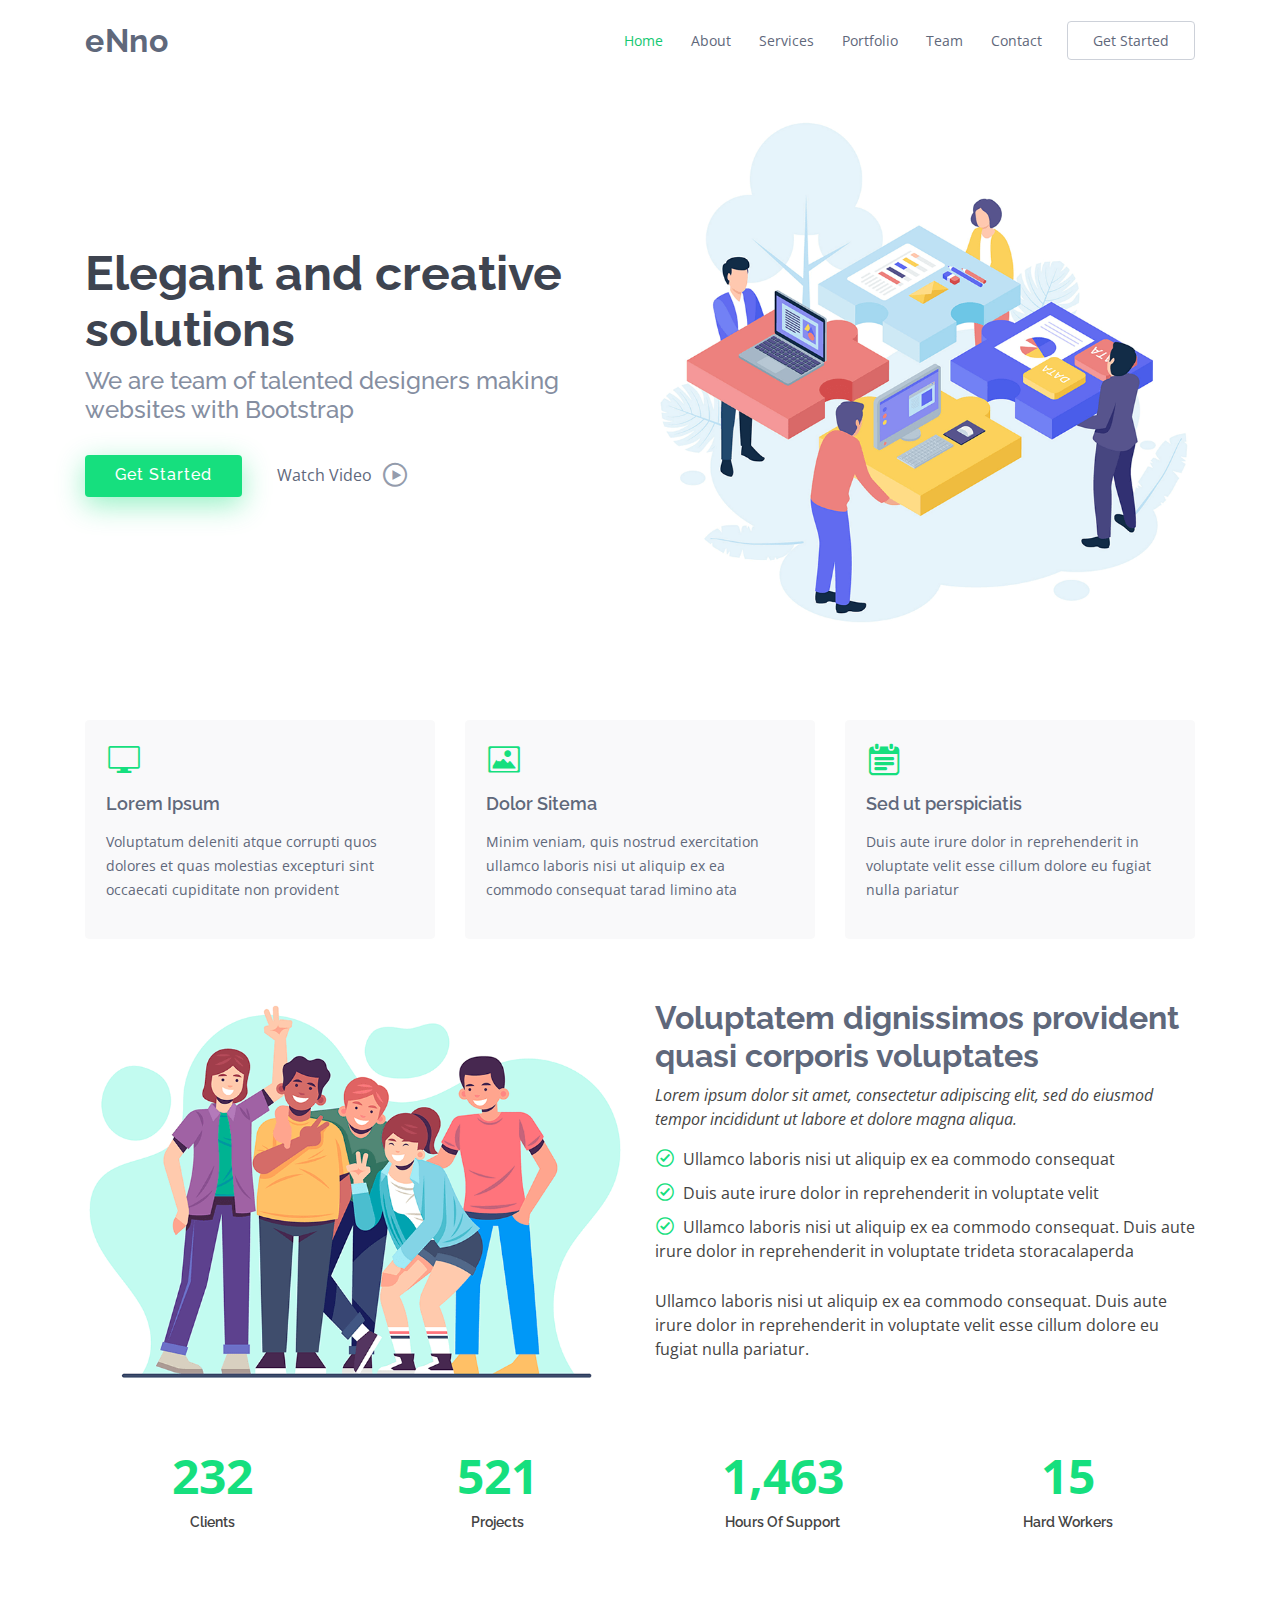
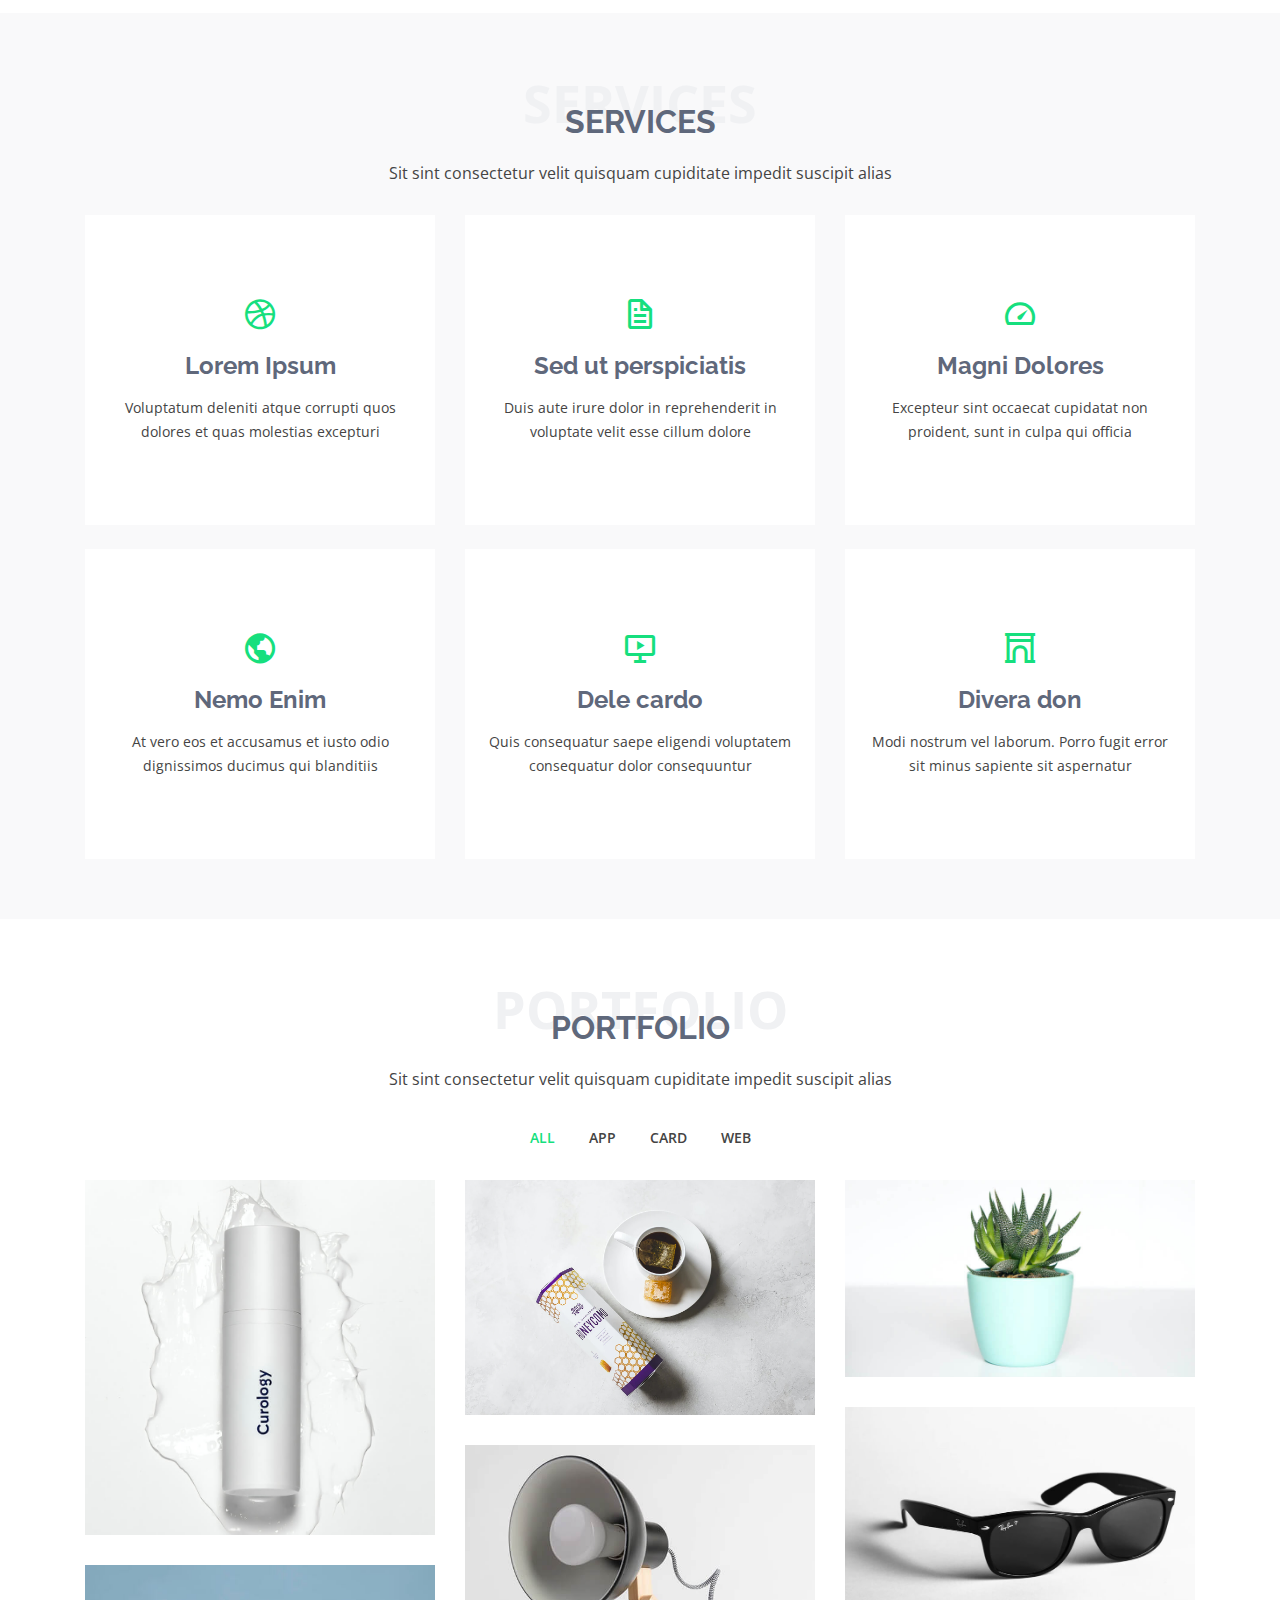
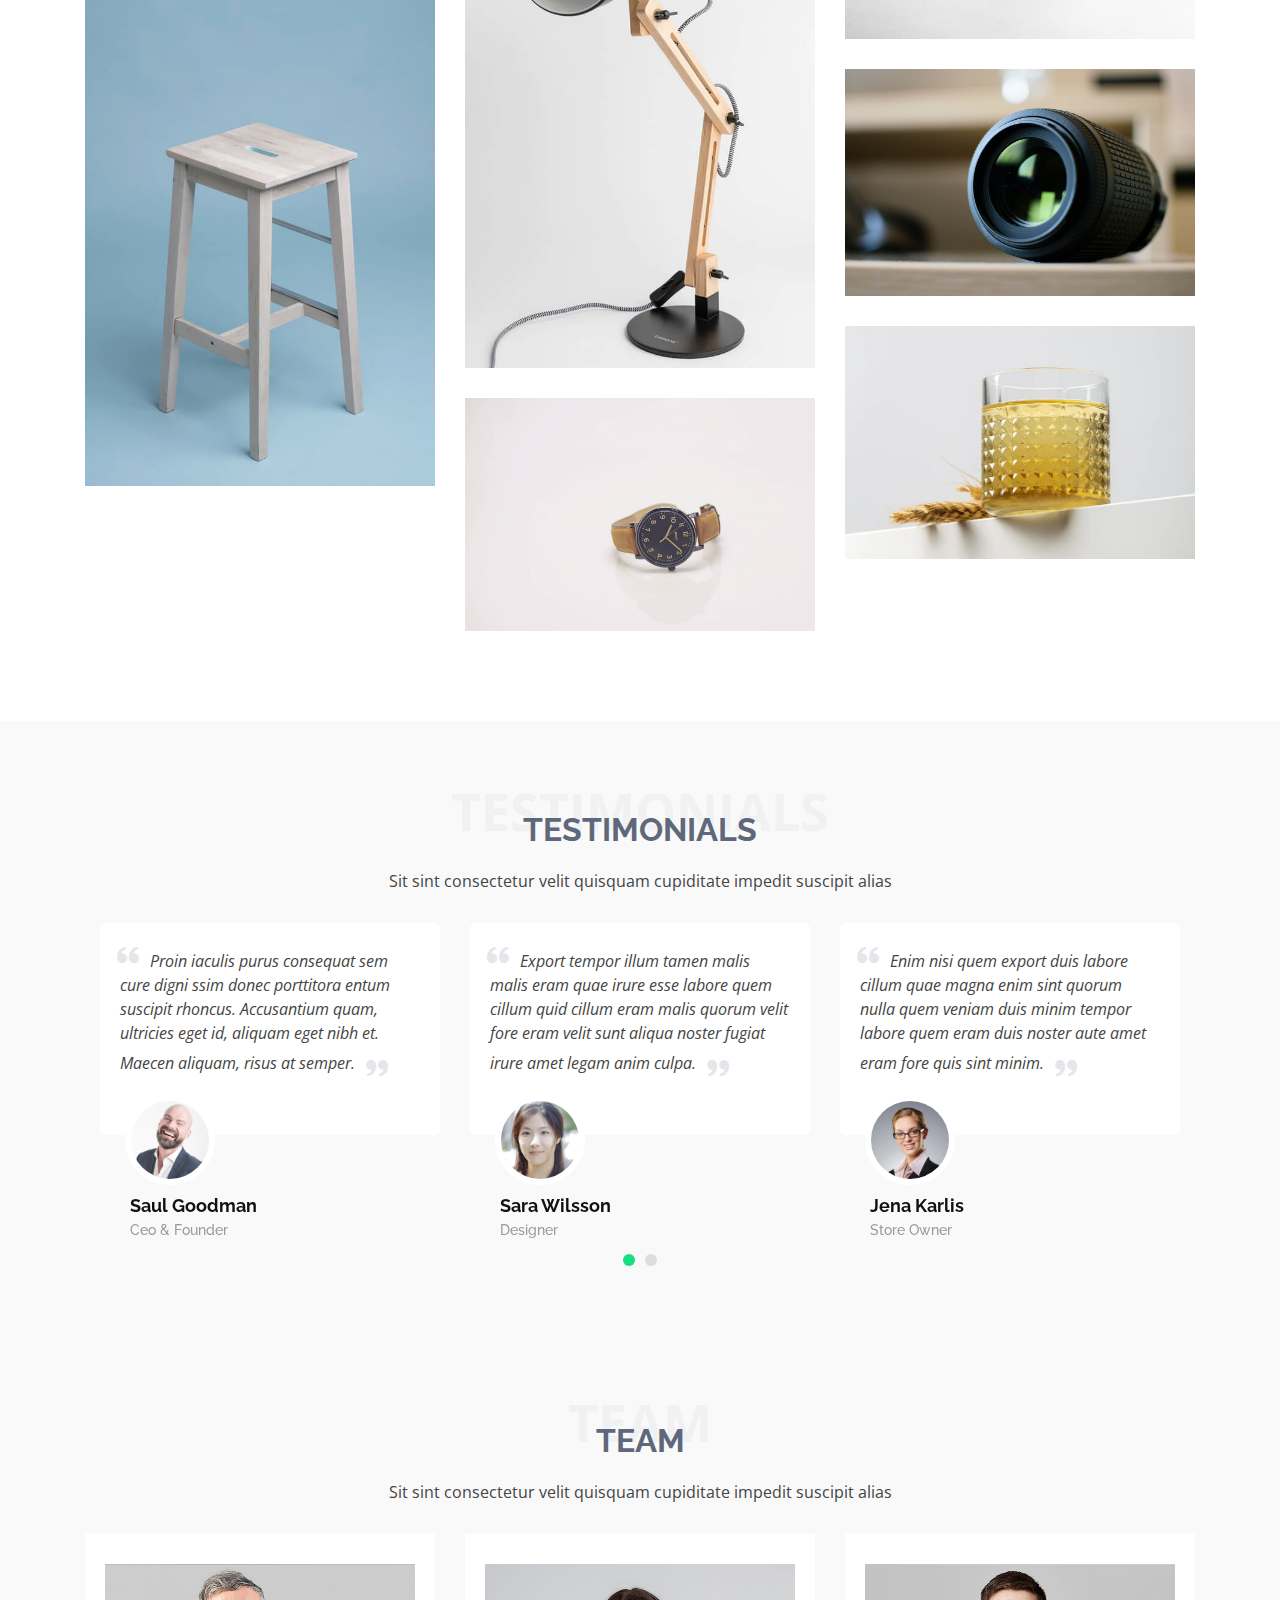
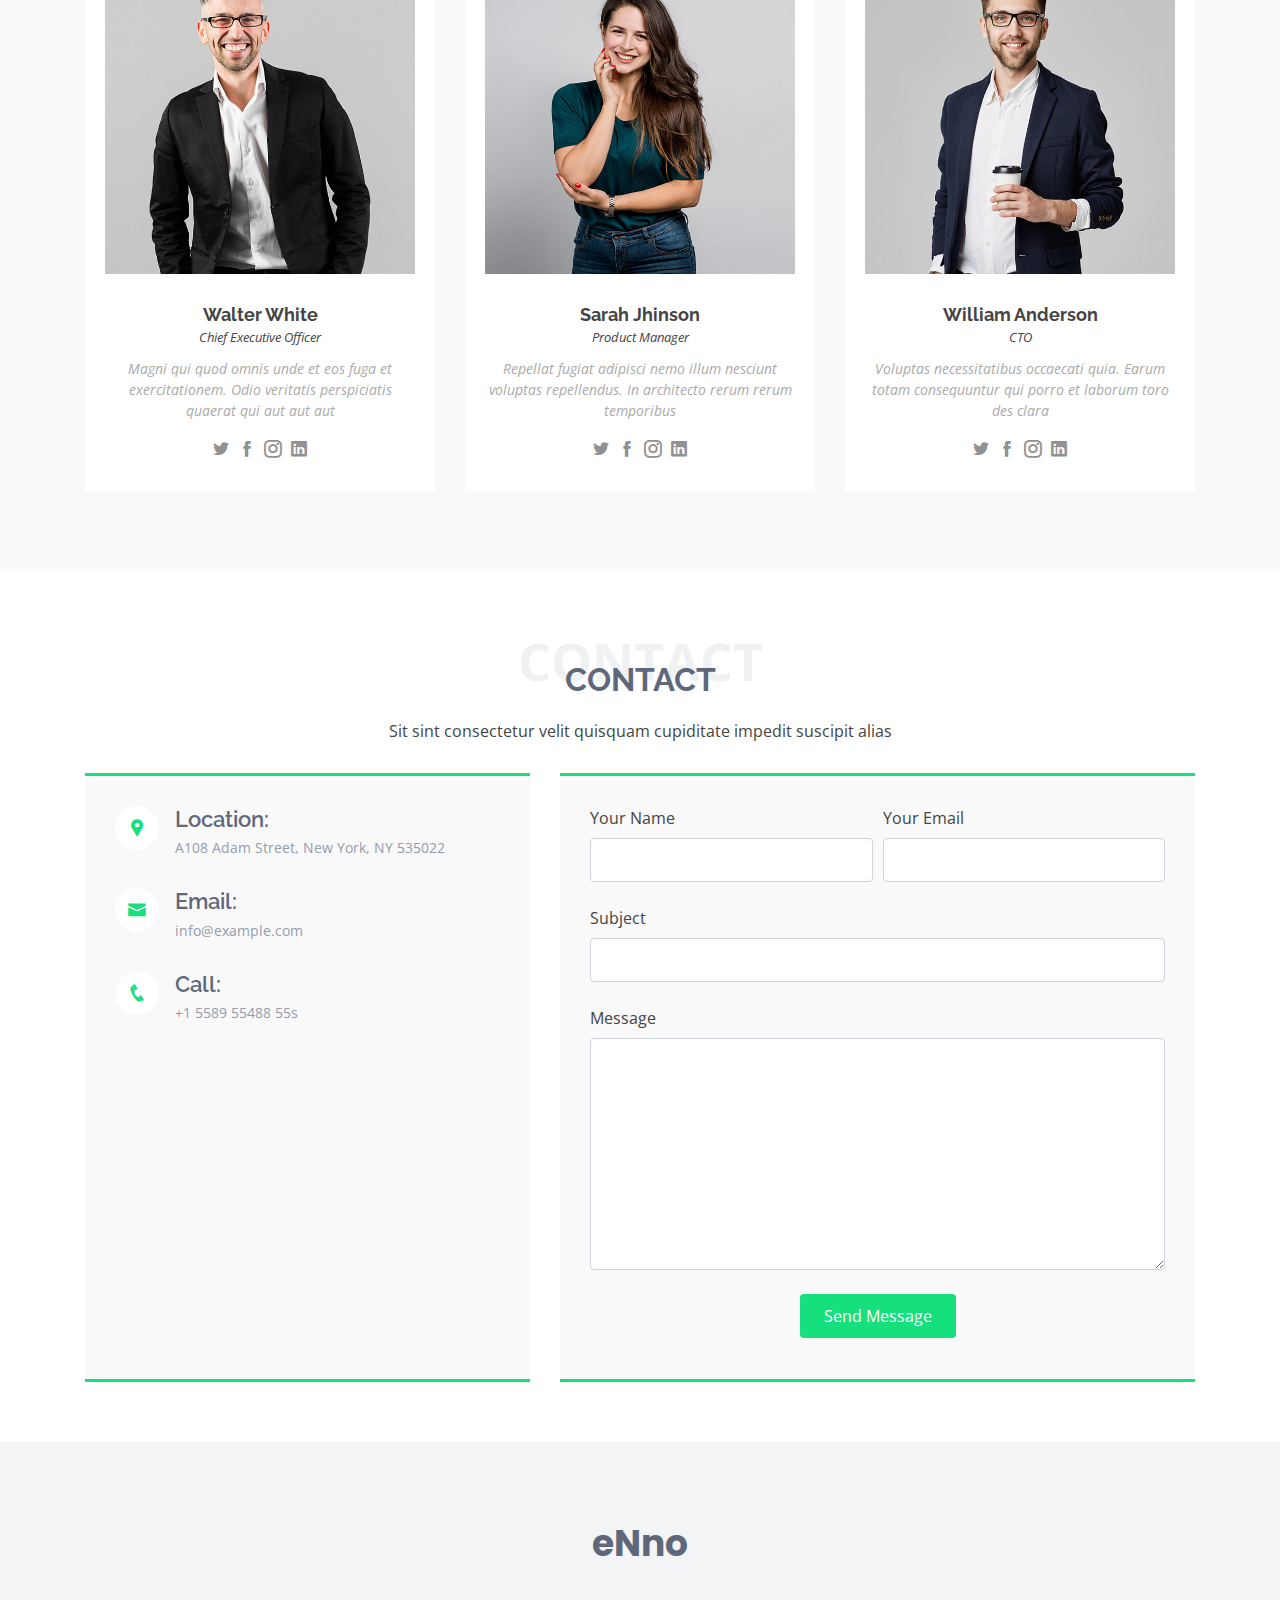
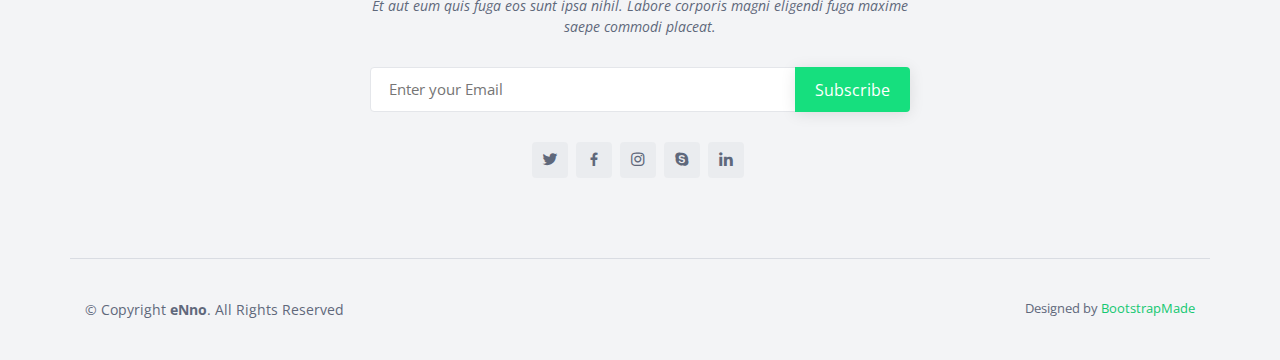
<file: index.html>
<!DOCTYPE html>
<html lang="en">

<head>
  <meta charset="utf-8">
  <meta content="width=device-width, initial-scale=1.0" name="viewport">

  <title>eNno Template</title>
  <meta content="" name="description">
  <meta content="" name="keywords">

  <!-- Favicons -->
  <link href="assets/img/favicon.png" rel="icon">
  <link href="assets/img/apple-touch-icon.png" rel="apple-touch-icon">

  <!-- Google Fonts -->
  <link href="https://fonts.googleapis.com/css?family=Open+Sans:300,300i,400,400i,600,600i,700,700i|Raleway:300,300i,400,400i,500,500i,600,600i,700,700i|Poppins:300,300i,400,400i,500,500i,600,600i,700,700i" rel="stylesheet">

  <!-- Vendor CSS Files -->
  <link href="assets/vendor/bootstrap/css/bootstrap.min.css" rel="stylesheet">
  <link href="assets/vendor/icofont/icofont.min.css" rel="stylesheet">
  <link href="assets/vendor/boxicons/css/boxicons.min.css" rel="stylesheet">
  <link href="assets/vendor/venobox/venobox.css" rel="stylesheet">
  <link href="assets/vendor/owl.carousel/assets/owl.carousel.min.css" rel="stylesheet">

  <!-- Template Main CSS File -->
  <link href="assets/css/style.css" rel="stylesheet">
  <link href="assets/css/responsive.css" rel="stylesheet">
</head>

<body>

  <!-- ======= Header ======= -->
  <header id="header" class="fixed-top">
    <div class="container d-flex align-items-center">

      <h1 class="logo mr-auto"><a href="index.html">eNno</a></h1>
      <!-- Uncomment below if you prefer to use an image logo -->
      <!-- <a href="index.html" class="logo mr-auto"><img src="assets/img/logo.png" alt="" class="img-fluid"></a>-->

      <nav class="nav-menu d-none d-lg-block">
        <ul>
          <li class="active"><a href="index.html">Home</a></li>
          <li><a href="#about">About</a></li>
          <li><a href="#services">Services</a></li>
          <li><a href="#portfolio">Portfolio</a></li>
          <li><a href="#team">Team</a></li>
          <li><a href="#contact">Contact</a></li>

        </ul>
      </nav><!-- .nav-menu -->

      <a href="#about" class="get-started-btn scrollto">Get Started</a>

    </div>
  </header><!-- End Header -->

  <!-- ======= Hero Section ======= -->
  <section id="hero" class="d-flex align-items-center">

    <div class="container">
      <div class="row">
        <div class="col-lg-6 pt-5 pt-lg-0 order-2 order-lg-1 d-flex flex-column justify-content-center">
          <h1>Elegant and creative solutions</h1>
          <h2>We are team of talented designers making websites with Bootstrap</h2>
          <div class="d-flex">
            <a href="#about" class="btn-get-started scrollto">Get Started</a>
            <a href="https://www.youtube.com/watch?v=jDDaplaOz7Q" class="venobox btn-watch-video" data-vbtype="video" data-autoplay="true"> Watch Video <i class="icofont-play-alt-2"></i></a>
          </div>
        </div>
        <div class="col-lg-6 order-1 order-lg-2 hero-img">
          <img src="assets/img/hero-img.png" class="img-fluid animated" alt="">
        </div>
      </div>
    </div>

  </section><!-- End Hero -->

  <main id="main">

    <!-- ======= Featured Services Section ======= -->
    <section id="featured-services" class="featured-services">
      <div class="container">

        <div class="row">
          <div class="col-lg-4 col-md-6">
            <div class="icon-box">
              <div class="icon"><i class="icofont-computer"></i></div>
              <h4 class="title"><a href="">Lorem Ipsum</a></h4>
              <p class="description">Voluptatum deleniti atque corrupti quos dolores et quas molestias excepturi sint occaecati cupiditate non provident</p>
            </div>
          </div>
          <div class="col-lg-4 col-md-6 mt-4 mt-md-0">
            <div class="icon-box">
              <div class="icon"><i class="icofont-image"></i></div>
              <h4 class="title"><a href="">Dolor Sitema</a></h4>
              <p class="description">Minim veniam, quis nostrud exercitation ullamco laboris nisi ut aliquip ex ea commodo consequat tarad limino ata</p>
            </div>
          </div>
          <div class="col-lg-4 col-md-6 mt-4 mt-lg-0">
            <div class="icon-box">
              <div class="icon"><i class="icofont-tasks-alt"></i></div>
              <h4 class="title"><a href="">Sed ut perspiciatis</a></h4>
              <p class="description">Duis aute irure dolor in reprehenderit in voluptate velit esse cillum dolore eu fugiat nulla pariatur</p>
            </div>
          </div>
        </div>

      </div>
    </section><!-- End Featured Services Section -->

    <!-- ======= About Section ======= -->
    <section id="about" class="about">
      <div class="container">

        <div class="row">
          <div class="col-lg-6">
            <img src="assets/img/about.png" class="img-fluid" alt="">
          </div>
          <div class="col-lg-6 pt-4 pt-lg-0 content">
            <h3>Voluptatem dignissimos provident quasi corporis voluptates</h3>
            <p class="font-italic">
              Lorem ipsum dolor sit amet, consectetur adipiscing elit, sed do eiusmod tempor incididunt ut labore et dolore
              magna aliqua.
            </p>
            <ul>
              <li><i class="icofont-check-circled"></i> Ullamco laboris nisi ut aliquip ex ea commodo consequat</li>
              <li><i class="icofont-check-circled"></i> Duis aute irure dolor in reprehenderit in voluptate velit</li>
              <li><i class="icofont-check-circled"></i> Ullamco laboris nisi ut aliquip ex ea commodo consequat. Duis aute irure dolor in reprehenderit in voluptate trideta storacalaperda</li>
            </ul>
            <p>
              Ullamco laboris nisi ut aliquip ex ea commodo consequat. Duis aute irure dolor in reprehenderit in voluptate
              velit esse cillum dolore eu fugiat nulla pariatur.
            </p>
          </div>
        </div>

      </div>
    </section><!-- End About Section -->

    <!-- ======= Counts Section ======= -->
    <section id="counts" class="counts">
      <div class="container">

        <div class="row counters">

          <div class="col-lg-3 col-6 text-center">
            <span data-toggle="counter-up">232</span>
            <p>Clients</p>
          </div>

          <div class="col-lg-3 col-6 text-center">
            <span data-toggle="counter-up">521</span>
            <p>Projects</p>
          </div>

          <div class="col-lg-3 col-6 text-center">
            <span data-toggle="counter-up">1,463</span>
            <p>Hours Of Support</p>
          </div>

          <div class="col-lg-3 col-6 text-center">
            <span data-toggle="counter-up">15</span>
            <p>Hard Workers</p>
          </div>

        </div>

      </div>
    </section><!-- End Counts Section -->

    <!-- ======= Services Section ======= -->
    <section id="services" class="services section-bg">
      <div class="container">

        <div class="section-title">
          <span>Services</span>
          <h2>Services</h2>
          <p>Sit sint consectetur velit quisquam cupiditate impedit suscipit alias</p>
        </div>

        <div class="row">
          <div class="col-lg-4 col-md-6 d-flex align-items-stretch">
            <div class="icon-box">
              <div class="icon"><i class="bx bxl-dribbble"></i></div>
              <h4><a href="">Lorem Ipsum</a></h4>
              <p>Voluptatum deleniti atque corrupti quos dolores et quas molestias excepturi</p>
            </div>
          </div>

          <div class="col-lg-4 col-md-6 d-flex align-items-stretch mt-4 mt-md-0">
            <div class="icon-box">
              <div class="icon"><i class="bx bx-file"></i></div>
              <h4><a href="">Sed ut perspiciatis</a></h4>
              <p>Duis aute irure dolor in reprehenderit in voluptate velit esse cillum dolore</p>
            </div>
          </div>

          <div class="col-lg-4 col-md-6 d-flex align-items-stretch mt-4 mt-lg-0">
            <div class="icon-box">
              <div class="icon"><i class="bx bx-tachometer"></i></div>
              <h4><a href="">Magni Dolores</a></h4>
              <p>Excepteur sint occaecat cupidatat non proident, sunt in culpa qui officia</p>
            </div>
          </div>

          <div class="col-lg-4 col-md-6 d-flex align-items-stretch mt-4">
            <div class="icon-box">
              <div class="icon"><i class="bx bx-world"></i></div>
              <h4><a href="">Nemo Enim</a></h4>
              <p>At vero eos et accusamus et iusto odio dignissimos ducimus qui blanditiis</p>
            </div>
          </div>

          <div class="col-lg-4 col-md-6 d-flex align-items-stretch mt-4">
            <div class="icon-box">
              <div class="icon"><i class="bx bx-slideshow"></i></div>
              <h4><a href="">Dele cardo</a></h4>
              <p>Quis consequatur saepe eligendi voluptatem consequatur dolor consequuntur</p>
            </div>
          </div>

          <div class="col-lg-4 col-md-6 d-flex align-items-stretch mt-4">
            <div class="icon-box">
              <div class="icon"><i class="bx bx-arch"></i></div>
              <h4><a href="">Divera don</a></h4>
              <p>Modi nostrum vel laborum. Porro fugit error sit minus sapiente sit aspernatur</p>
            </div>
          </div>

        </div>

      </div>
    </section><!-- End Services Section -->

    <!-- ======= Portfolio Section ======= -->
    <section id="portfolio" class="portfolio">
      <div class="container">

        <div class="section-title">
          <span>Portfolio</span>
          <h2>Portfolio</h2>
          <p>Sit sint consectetur velit quisquam cupiditate impedit suscipit alias</p>
        </div>

        <div class="row">
          <div class="col-lg-12 d-flex justify-content-center">
            <ul id="portfolio-flters">
              <li data-filter="*" class="filter-active">All</li>
              <li data-filter=".filter-app">App</li>
              <li data-filter=".filter-card">Card</li>
              <li data-filter=".filter-web">Web</li>
            </ul>
          </div>
        </div>

        <div class="row portfolio-container">

          <div class="col-lg-4 col-md-6 portfolio-item filter-app">
            <img src="assets/img/portfolio/portfolio-1.jpg" class="img-fluid" alt="">
            <div class="portfolio-info">
              <h4>App 1</h4>
              <p>App</p>
              <a href="assets/img/portfolio/portfolio-1.jpg" data-gall="portfolioGallery" class="venobox preview-link" title="App 1"><i class="bx bx-plus"></i></a>
              <a href="portfolio-details.html" class="details-link" title="More Details"><i class="bx bx-link"></i></a>
            </div>
          </div>

          <div class="col-lg-4 col-md-6 portfolio-item filter-web">
            <img src="assets/img/portfolio/portfolio-2.jpg" class="img-fluid" alt="">
            <div class="portfolio-info">
              <h4>Web 3</h4>
              <p>Web</p>
              <a href="assets/img/portfolio/portfolio-2.jpg" data-gall="portfolioGallery" class="venobox preview-link" title="Web 3"><i class="bx bx-plus"></i></a>
              <a href="portfolio-details.html" class="details-link" title="More Details"><i class="bx bx-link"></i></a>
            </div>
          </div>

          <div class="col-lg-4 col-md-6 portfolio-item filter-app">
            <img src="assets/img/portfolio/portfolio-3.jpg" class="img-fluid" alt="">
            <div class="portfolio-info">
              <h4>App 2</h4>
              <p>App</p>
              <a href="assets/img/portfolio/portfolio-3.jpg" data-gall="portfolioGallery" class="venobox preview-link" title="App 2"><i class="bx bx-plus"></i></a>
              <a href="portfolio-details.html" class="details-link" title="More Details"><i class="bx bx-link"></i></a>
            </div>
          </div>

          <div class="col-lg-4 col-md-6 portfolio-item filter-card">
            <img src="assets/img/portfolio/portfolio-4.jpg" class="img-fluid" alt="">
            <div class="portfolio-info">
              <h4>Card 2</h4>
              <p>Card</p>
              <a href="assets/img/portfolio/portfolio-4.jpg" data-gall="portfolioGallery" class="venobox preview-link" title="Card 2"><i class="bx bx-plus"></i></a>
              <a href="portfolio-details.html" class="details-link" title="More Details"><i class="bx bx-link"></i></a>
            </div>
          </div>

          <div class="col-lg-4 col-md-6 portfolio-item filter-web">
            <img src="assets/img/portfolio/portfolio-5.jpg" class="img-fluid" alt="">
            <div class="portfolio-info">
              <h4>Web 2</h4>
              <p>Web</p>
              <a href="assets/img/portfolio/portfolio-5.jpg" data-gall="portfolioGallery" class="venobox preview-link" title="Web 2"><i class="bx bx-plus"></i></a>
              <a href="portfolio-details.html" class="details-link" title="More Details"><i class="bx bx-link"></i></a>
            </div>
          </div>

          <div class="col-lg-4 col-md-6 portfolio-item filter-app">
            <img src="assets/img/portfolio/portfolio-6.jpg" class="img-fluid" alt="">
            <div class="portfolio-info">
              <h4>App 3</h4>
              <p>App</p>
              <a href="assets/img/portfolio/portfolio-6.jpg" data-gall="portfolioGallery" class="venobox preview-link" title="App 3"><i class="bx bx-plus"></i></a>
              <a href="portfolio-details.html" class="details-link" title="More Details"><i class="bx bx-link"></i></a>
            </div>
          </div>

          <div class="col-lg-4 col-md-6 portfolio-item filter-card">
            <img src="assets/img/portfolio/portfolio-7.jpg" class="img-fluid" alt="">
            <div class="portfolio-info">
              <h4>Card 1</h4>
              <p>Card</p>
              <a href="assets/img/portfolio/portfolio-7.jpg" data-gall="portfolioGallery" class="venobox preview-link" title="Card 1"><i class="bx bx-plus"></i></a>
              <a href="portfolio-details.html" class="details-link" title="More Details"><i class="bx bx-link"></i></a>
            </div>
          </div>

          <div class="col-lg-4 col-md-6 portfolio-item filter-card">
            <img src="assets/img/portfolio/portfolio-8.jpg" class="img-fluid" alt="">
            <div class="portfolio-info">
              <h4>Card 3</h4>
              <p>Card</p>
              <a href="assets/img/portfolio/portfolio-8.jpg" data-gall="portfolioGallery" class="venobox preview-link" title="Card 3"><i class="bx bx-plus"></i></a>
              <a href="portfolio-details.html" class="details-link" title="More Details"><i class="bx bx-link"></i></a>
            </div>
          </div>

          <div class="col-lg-4 col-md-6 portfolio-item filter-web">
            <img src="assets/img/portfolio/portfolio-9.jpg" class="img-fluid" alt="">
            <div class="portfolio-info">
              <h4>Web 3</h4>
              <p>Web</p>
              <a href="assets/img/portfolio/portfolio-9.jpg" data-gall="portfolioGallery" class="venobox preview-link" title="Web 3"><i class="bx bx-plus"></i></a>
              <a href="portfolio-details.html" class="details-link" title="More Details"><i class="bx bx-link"></i></a>
            </div>
          </div>

        </div>

      </div>
    </section><!-- End Portfolio Section -->

    <!-- ======= Testimonials Section ======= -->
    <section id="testimonials" class="testimonials section-bg">
      <div class="container">

        <div class="section-title">
          <span>Testimonials</span>
          <h2>Testimonials</h2>
          <p>Sit sint consectetur velit quisquam cupiditate impedit suscipit alias</p>
        </div>

        <div class="owl-carousel testimonials-carousel">

          <div class="testimonial-item">
            <p>
              <i class="bx bxs-quote-alt-left quote-icon-left"></i>
              Proin iaculis purus consequat sem cure digni ssim donec porttitora entum suscipit rhoncus. Accusantium quam, ultricies eget id, aliquam eget nibh et. Maecen aliquam, risus at semper.
              <i class="bx bxs-quote-alt-right quote-icon-right"></i>
            </p>
            <img src="assets/img/testimonials/testimonials-1.jpg" class="testimonial-img" alt="">
            <h3>Saul Goodman</h3>
            <h4>Ceo &amp; Founder</h4>
          </div>

          <div class="testimonial-item">
            <p>
              <i class="bx bxs-quote-alt-left quote-icon-left"></i>
              Export tempor illum tamen malis malis eram quae irure esse labore quem cillum quid cillum eram malis quorum velit fore eram velit sunt aliqua noster fugiat irure amet legam anim culpa.
              <i class="bx bxs-quote-alt-right quote-icon-right"></i>
            </p>
            <img src="assets/img/testimonials/testimonials-2.jpg" class="testimonial-img" alt="">
            <h3>Sara Wilsson</h3>
            <h4>Designer</h4>
          </div>

          <div class="testimonial-item">
            <p>
              <i class="bx bxs-quote-alt-left quote-icon-left"></i>
              Enim nisi quem export duis labore cillum quae magna enim sint quorum nulla quem veniam duis minim tempor labore quem eram duis noster aute amet eram fore quis sint minim.
              <i class="bx bxs-quote-alt-right quote-icon-right"></i>
            </p>
            <img src="assets/img/testimonials/testimonials-3.jpg" class="testimonial-img" alt="">
            <h3>Jena Karlis</h3>
            <h4>Store Owner</h4>
          </div>

          <div class="testimonial-item">
            <p>
              <i class="bx bxs-quote-alt-left quote-icon-left"></i>
              Fugiat enim eram quae cillum dolore dolor amet nulla culpa multos export minim fugiat minim velit minim dolor enim duis veniam ipsum anim magna sunt elit fore quem dolore labore illum veniam.
              <i class="bx bxs-quote-alt-right quote-icon-right"></i>
            </p>
            <img src="assets/img/testimonials/testimonials-4.jpg" class="testimonial-img" alt="">
            <h3>Matt Brandon</h3>
            <h4>Freelancer</h4>
          </div>

          <div class="testimonial-item">
            <p>
              <i class="bx bxs-quote-alt-left quote-icon-left"></i>
              Quis quorum aliqua sint quem legam fore sunt eram irure aliqua veniam tempor noster veniam enim culpa labore duis sunt culpa nulla illum cillum fugiat legam esse veniam culpa fore nisi cillum quid.
              <i class="bx bxs-quote-alt-right quote-icon-right"></i>
            </p>
            <img src="assets/img/testimonials/testimonials-5.jpg" class="testimonial-img" alt="">
            <h3>John Larson</h3>
            <h4>Entrepreneur</h4>
          </div>

        </div>

      </div>
    </section><!-- End Testimonials Section -->


    <!-- ======= Team Section ======= -->
    <section id="team" class="team section-bg">
      <div class="container">

        <div class="section-title">
          <span>Team</span>
          <h2>Team</h2>
          <p>Sit sint consectetur velit quisquam cupiditate impedit suscipit alias</p>
        </div>

        <div class="row">
          <div class="col-lg-4 col-md-6 d-flex align-items-stretch">
            <div class="member">
              <img src="assets/img/team/team-1.jpg" alt="">
              <h4>Walter White</h4>
              <span>Chief Executive Officer</span>
              <p>
                Magni qui quod omnis unde et eos fuga et exercitationem. Odio veritatis perspiciatis quaerat qui aut aut aut
              </p>
              <div class="social">
                <a href=""><i class="icofont-twitter"></i></a>
                <a href=""><i class="icofont-facebook"></i></a>
                <a href=""><i class="icofont-instagram"></i></a>
                <a href=""><i class="icofont-linkedin"></i></a>
              </div>
            </div>
          </div>

          <div class="col-lg-4 col-md-6 d-flex align-items-stretch">
            <div class="member">
              <img src="assets/img/team/team-2.jpg" alt="">
              <h4>Sarah Jhinson</h4>
              <span>Product Manager</span>
              <p>
                Repellat fugiat adipisci nemo illum nesciunt voluptas repellendus. In architecto rerum rerum temporibus
              </p>
              <div class="social">
                <a href=""><i class="icofont-twitter"></i></a>
                <a href=""><i class="icofont-facebook"></i></a>
                <a href=""><i class="icofont-instagram"></i></a>
                <a href=""><i class="icofont-linkedin"></i></a>
              </div>
            </div>
          </div>

          <div class="col-lg-4 col-md-6 d-flex align-items-stretch">
            <div class="member">
              <img src="assets/img/team/team-3.jpg" alt="">
              <h4>William Anderson</h4>
              <span>CTO</span>
              <p>
                Voluptas necessitatibus occaecati quia. Earum totam consequuntur qui porro et laborum toro des clara
              </p>
              <div class="social">
                <a href=""><i class="icofont-twitter"></i></a>
                <a href=""><i class="icofont-facebook"></i></a>
                <a href=""><i class="icofont-instagram"></i></a>
                <a href=""><i class="icofont-linkedin"></i></a>
              </div>
            </div>
          </div>

        </div>

      </div>
    </section><!-- End Team Section -->

    <!-- ======= Contact Section ======= -->
    <section id="contact" class="contact">
      <div class="container">

        <div class="section-title">
          <span>Contact</span>
          <h2>Contact</h2>
          <p>Sit sint consectetur velit quisquam cupiditate impedit suscipit alias</p>
        </div>

        <div class="row">

          <div class="col-lg-5 d-flex align-items-stretch">
            <div class="info">
              <div class="address">
                <i class="icofont-google-map"></i>
                <h4>Location:</h4>
                <p>A108 Adam Street, New York, NY 535022</p>
              </div>

              <div class="email">
                <i class="icofont-envelope"></i>
                <h4>Email:</h4>
                <p>info@example.com</p>
              </div>

              <div class="phone">
                <i class="icofont-phone"></i>
                <h4>Call:</h4>
                <p>+1 5589 55488 55s</p>
              </div>

              <iframe src="https://www.google.com/maps/embed?pb=!1m14!1m8!1m3!1d12097.433213460943!2d-74.0062269!3d40.7101282!3m2!1i1024!2i768!4f13.1!3m3!1m2!1s0x0%3A0xb89d1fe6bc499443!2sDowntown+Conference+Center!5e0!3m2!1smk!2sbg!4v1539943755621" frameborder="0" style="border:0; width: 100%; height: 290px;" allowfullscreen></iframe>
            </div>

          </div>

          <div class="col-lg-7 mt-5 mt-lg-0 d-flex align-items-stretch">
            <form action="forms/contact.php" method="post" role="form" class="php-email-form">
              <div class="form-row">
                <div class="form-group col-md-6">
                  <label for="name">Your Name</label>
                  <input type="text" name="name" class="form-control" id="name" data-rule="minlen:4" data-msg="Please enter at least 4 chars" />
                  <div class="validate"></div>
                </div>
                <div class="form-group col-md-6">
                  <label for="name">Your Email</label>
                  <input type="email" class="form-control" name="email" id="email" data-rule="email" data-msg="Please enter a valid email" />
                  <div class="validate"></div>
                </div>
              </div>
              <div class="form-group">
                <label for="name">Subject</label>
                <input type="text" class="form-control" name="subject" id="subject" data-rule="minlen:4" data-msg="Please enter at least 8 chars of subject" />
                <div class="validate"></div>
              </div>
              <div class="form-group">
                <label for="name">Message</label>
                <textarea class="form-control" name="message" rows="10" data-rule="required" data-msg="Please write something for us"></textarea>
                <div class="validate"></div>
              </div>
              <div class="mb-3">
                <div class="loading">Loading</div>
                <div class="error-message"></div>
                <div class="sent-message">Your message has been sent. Thank you!</div>
              </div>
              <div class="text-center"><button type="submit">Send Message</button></div>
            </form>
          </div>

        </div>

      </div>
    </section><!-- End Contact Section -->

  </main><!-- End #main -->

  <!-- ======= Footer ======= -->
  <footer id="footer">

    <div class="footer-top">

      <div class="container">

        <div class="row  justify-content-center">
          <div class="col-lg-6">
            <h3>eNno</h3>
            <p>Et aut eum quis fuga eos sunt ipsa nihil. Labore corporis magni eligendi fuga maxime saepe commodi placeat.</p>
          </div>
        </div>

        <div class="row footer-newsletter justify-content-center">
          <div class="col-lg-6">
            <form action="" method="post">
              <input type="email" name="email" placeholder="Enter your Email"><input type="submit" value="Subscribe">
            </form>
          </div>
        </div>

        <div class="social-links">
          <a href="#" class="twitter"><i class="bx bxl-twitter"></i></a>
          <a href="#" class="facebook"><i class="bx bxl-facebook"></i></a>
          <a href="#" class="instagram"><i class="bx bxl-instagram"></i></a>
          <a href="#" class="google-plus"><i class="bx bxl-skype"></i></a>
          <a href="#" class="linkedin"><i class="bx bxl-linkedin"></i></a>
        </div>

      </div>
    </div>

    <div class="container footer-bottom clearfix">
      <div class="copyright">
        &copy; Copyright <strong><span>eNno</span></strong>. All Rights Reserved
      </div>
      <div class="credits">
        Designed by <a href="#">BootstrapMade</a>
      </div>
    </div>
  </footer><!-- End Footer -->

  <a href="#" class="back-to-top"><i class="icofont-simple-up"></i></a>

  <!-- Vendor JS Files -->
  <script src="assets/vendor/jquery/jquery.min.js"></script>
  <script src="assets/vendor/bootstrap/js/bootstrap.bundle.min.js"></script>
  <script src="assets/vendor/jquery.easing/jquery.easing.min.js"></script>
  <script src="assets/vendor/waypoints/jquery.waypoints.min.js"></script>
  <script src="assets/vendor/counterup/counterup.min.js"></script>
  <script src="assets/vendor/isotope-layout/isotope.pkgd.min.js"></script>
  <script src="assets/vendor/venobox/venobox.min.js"></script>
  <script src="assets/vendor/owl.carousel/owl.carousel.min.js"></script>

  <!-- Template Main JS File -->
  <script src="assets/js/main.js"></script>

</body>

</html>
</file>
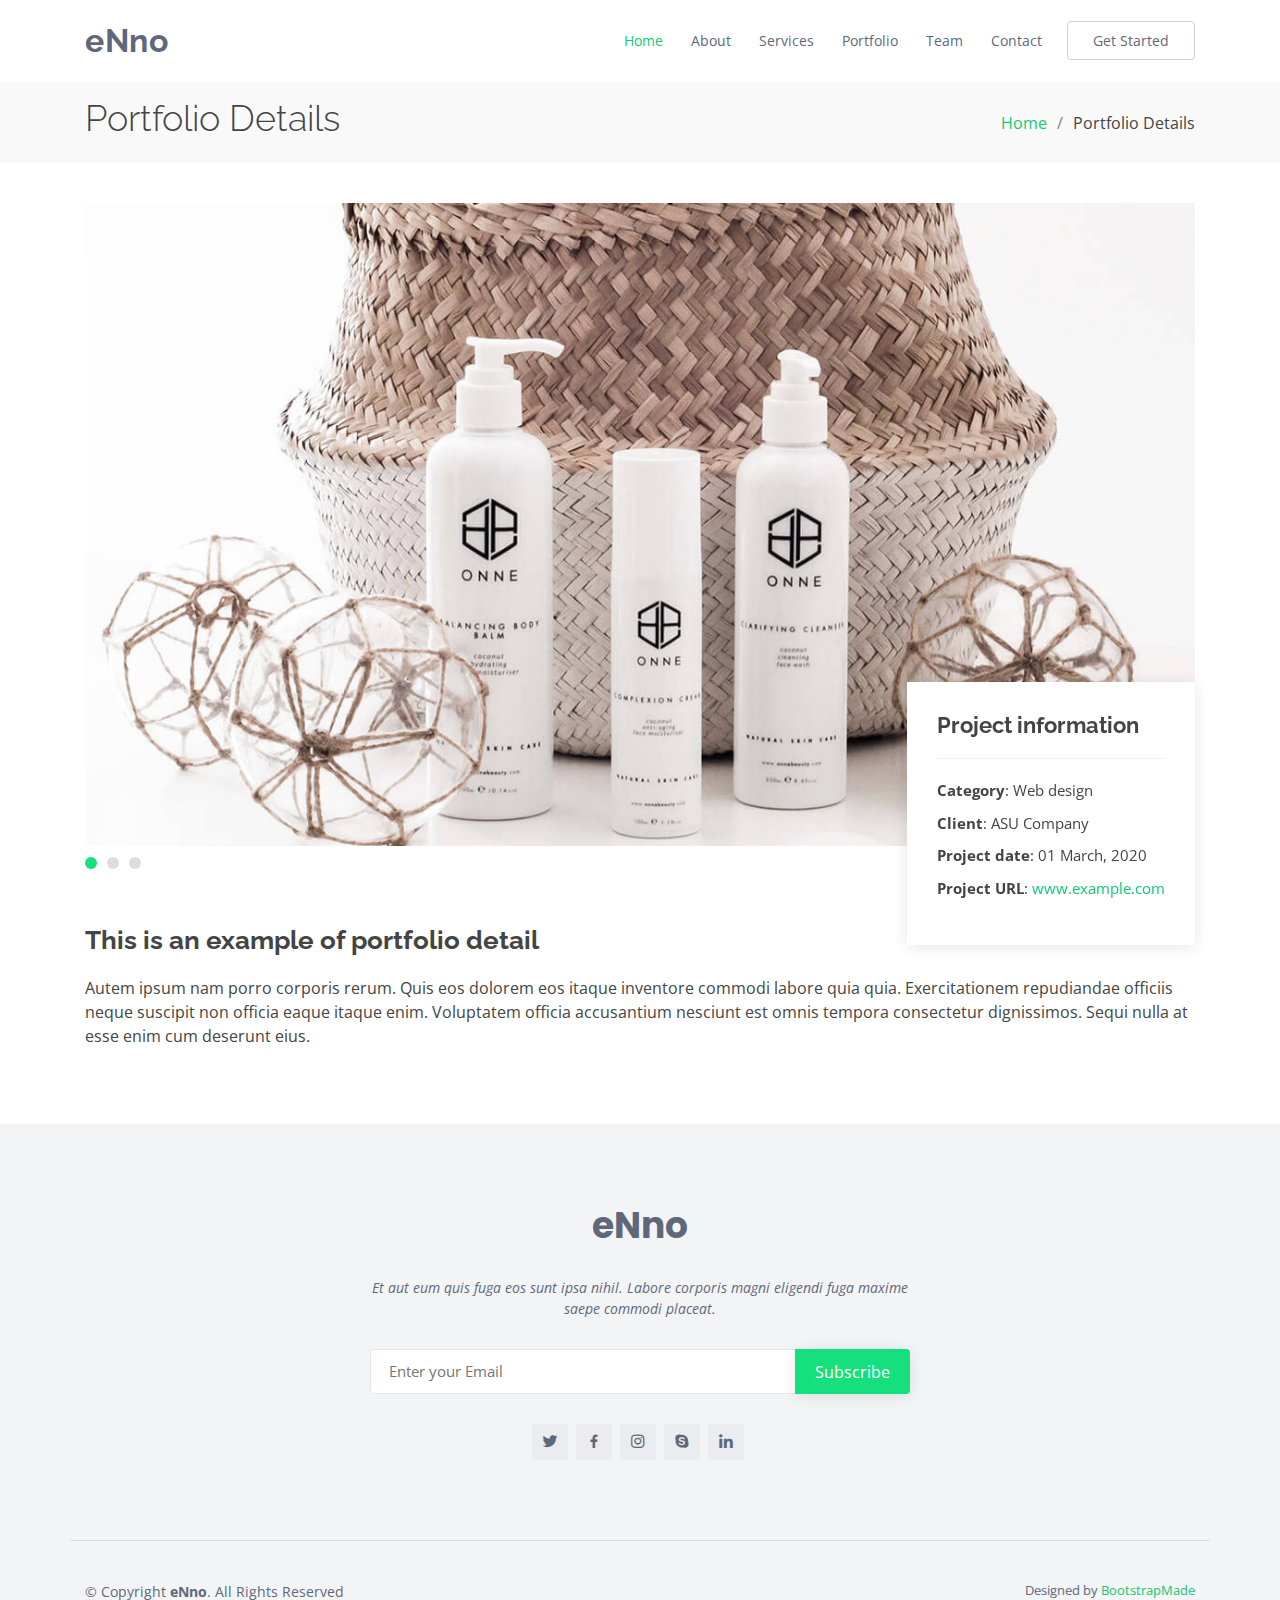
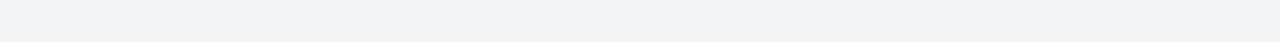
<file: portfolio-details.html>
<!DOCTYPE html>
<html lang="en">

<head>
  <meta charset="utf-8">
  <meta content="width=device-width, initial-scale=1.0" name="viewport">

  <title>Portfolio Details - eNno</title>
  <meta content="" name="description">
  <meta content="" name="keywords">

  <!-- Favicons -->
  <link href="assets/img/favicon.png" rel="icon">
  <link href="assets/img/apple-touch-icon.png" rel="apple-touch-icon">

  <!-- Google Fonts -->
  <link href="https://fonts.googleapis.com/css?family=Open+Sans:300,300i,400,400i,600,600i,700,700i|Raleway:300,300i,400,400i,500,500i,600,600i,700,700i|Poppins:300,300i,400,400i,500,500i,600,600i,700,700i" rel="stylesheet">

  <!-- Vendor CSS Files -->
  <link href="assets/vendor/bootstrap/css/bootstrap.min.css" rel="stylesheet">
  <link href="assets/vendor/icofont/icofont.min.css" rel="stylesheet">
  <link href="assets/vendor/boxicons/css/boxicons.min.css" rel="stylesheet">
  <link href="assets/vendor/venobox/venobox.css" rel="stylesheet">
  <link href="assets/vendor/owl.carousel/assets/owl.carousel.min.css" rel="stylesheet">

  <!-- Template Main CSS File -->
  <link href="assets/css/style.css" rel="stylesheet">
  <link href="assets/css/responsive.css" rel="stylesheet">

</head>

<body>

  <!-- ======= Header ======= -->
  <header id="header" class="fixed-top">
    <div class="container d-flex align-items-center">

      <h1 class="logo mr-auto"><a href="index.html">eNno</a></h1>
      <!-- Uncomment below if you prefer to use an image logo -->
      <!-- <a href="index.html" class="logo mr-auto"><img src="assets/img/logo.png" alt="" class="img-fluid"></a>-->

      <nav class="nav-menu d-none d-lg-block">
        <ul>
          <li class="active"><a href="index.html">Home</a></li>
          <li><a href="#about">About</a></li>
          <li><a href="#services">Services</a></li>
          <li><a href="#portfolio">Portfolio</a></li>
          <li><a href="#team">Team</a></li>
          <li><a href="#contact">Contact</a></li>

        </ul>
      </nav><!-- .nav-menu -->

      <a href="#about" class="get-started-btn scrollto">Get Started</a>

    </div>
  </header><!-- End Header -->

  <main id="main">

    <!-- ======= Breadcrumbs ======= -->
    <section id="breadcrumbs" class="breadcrumbs">
      <div class="container">

        <div class="d-flex justify-content-between align-items-center">
          <h2>Portfolio Details</h2>
          <ol>
            <li><a href="index.html">Home</a></li>
            <li>Portfolio Details</li>
          </ol>
        </div>

      </div>
    </section><!-- End Breadcrumbs -->

    <!-- ======= Portfolio Details Section ======= -->
    <section id="portfolio-details" class="portfolio-details">
      <div class="container">

        <div class="portfolio-details-container">

          <div class="owl-carousel portfolio-details-carousel">
            <img src="assets/img/portfolio/portfolio-details-1.jpg" class="img-fluid" alt="">
            <img src="assets/img/portfolio/portfolio-details-2.jpg" class="img-fluid" alt="">
            <img src="assets/img/portfolio/portfolio-details-3.jpg" class="img-fluid" alt="">
          </div>

          <div class="portfolio-info">
            <h3>Project information</h3>
            <ul>
              <li><strong>Category</strong>: Web design</li>
              <li><strong>Client</strong>: ASU Company</li>
              <li><strong>Project date</strong>: 01 March, 2020</li>
              <li><strong>Project URL</strong>: <a href="#">www.example.com</a></li>
            </ul>
          </div>

        </div>

        <div class="portfolio-description">
          <h2>This is an example of portfolio detail</h2>
          <p>
            Autem ipsum nam porro corporis rerum. Quis eos dolorem eos itaque inventore commodi labore quia quia. Exercitationem repudiandae officiis neque suscipit non officia eaque itaque enim. Voluptatem officia accusantium nesciunt est omnis tempora consectetur dignissimos. Sequi nulla at esse enim cum deserunt eius.
          </p>
        </div>

      </div>
    </section><!-- End Portfolio Details Section -->

  </main><!-- End #main -->

  <!-- ======= Footer ======= -->
  <footer id="footer">

    <div class="footer-top">

      <div class="container">

        <div class="row  justify-content-center">
          <div class="col-lg-6">
            <h3>eNno</h3>
            <p>Et aut eum quis fuga eos sunt ipsa nihil. Labore corporis magni eligendi fuga maxime saepe commodi placeat.</p>
          </div>
        </div>

        <div class="row footer-newsletter justify-content-center">
          <div class="col-lg-6">
            <form action="" method="post">
              <input type="email" name="email" placeholder="Enter your Email"><input type="submit" value="Subscribe">
            </form>
          </div>
        </div>

        <div class="social-links">
          <a href="#" class="twitter"><i class="bx bxl-twitter"></i></a>
          <a href="#" class="facebook"><i class="bx bxl-facebook"></i></a>
          <a href="#" class="instagram"><i class="bx bxl-instagram"></i></a>
          <a href="#" class="google-plus"><i class="bx bxl-skype"></i></a>
          <a href="#" class="linkedin"><i class="bx bxl-linkedin"></i></a>
        </div>

      </div>
    </div>

    <div class="container footer-bottom clearfix">
      <div class="copyright">
        &copy; Copyright <strong><span>eNno</span></strong>. All Rights Reserved
      </div>
      <div class="credits">
        Designed by <a href="#">BootstrapMade</a>
      </div>
    </div>
  </footer><!-- End Footer -->

  <a href="#" class="back-to-top"><i class="icofont-simple-up"></i></a>

  <!-- Vendor JS Files -->
  <script src="assets/vendor/jquery/jquery.min.js"></script>
  <script src="assets/vendor/bootstrap/js/bootstrap.bundle.min.js"></script>
  <script src="assets/vendor/jquery.easing/jquery.easing.min.js"></script>
  <script src="assets/vendor/waypoints/jquery.waypoints.min.js"></script>
  <script src="assets/vendor/counterup/counterup.min.js"></script>
  <script src="assets/vendor/isotope-layout/isotope.pkgd.min.js"></script>
  <script src="assets/vendor/venobox/venobox.min.js"></script>
  <script src="assets/vendor/owl.carousel/owl.carousel.min.js"></script>

  <!-- Template Main JS File -->
  <script src="assets/js/main.js"></script>

</body>

</html>
</file>
<file: assets/vendor/venobox/venobox.css>
/* ------ venobox.css --------*/
.vbox-overlay *, .vbox-overlay *:before, .vbox-overlay *:after{
    -webkit-backface-visibility: hidden;
    -webkit-box-sizing:border-box;
    -moz-box-sizing:border-box;
    box-sizing:border-box;
}
.vbox-overlay * { 
    -webkit-backface-visibility: visible;
    backface-visibility: visible;
}
.vbox-overlay{
    display: -webkit-flex;
    display: flex;
    -webkit-flex-direction: column;
    flex-direction: column;
    -webkit-justify-content: center;
    justify-content: center;
    -webkit-align-items: center;
    align-items: center;
    position: fixed;
    left: 0;
    top: 0;
    bottom: 0;
    right: 0;
    z-index: 999999;
}

/* ----- navigation ----- */
.vbox-title{
    width: 100%;
    height: 40px;
    float: left;
    text-align: center;
    line-height: 28px;
    font-size: 12px;
    padding: 6px 50px;
    overflow: hidden;
    position: fixed;
    display: none;
    left: 0;
    z-index: 89;
}
.vbox-close{
    cursor: pointer;
    position: fixed;
    top: -1px;
    right: 0;
    width: 50px;
    height: 40px;
    padding: 6px;
    display: block;
    background-position:10px center;
    overflow: hidden;
    font-size: 24px;
    line-height: 1;
    text-align: center;
    z-index: 99;
}
.vbox-left{
    cursor: pointer;
    position: fixed;
    left: 0;
    height: 40px;
    overflow: hidden;
    line-height: 28px;
    font-size: 12px;
    z-index: 99;
    display: flex;
    align-items:center;
}
.vbox-num{
    display: inline-block;
    margin: 6px 0 6px 15px;
}
/* ----- Social share ----- */
.vbox-share{
    line-height: 28px;
    font-size: 12px;
    overflow: hidden;
    position: fixed;
    left: 0;
    z-index: 98;
    display: flex;
    align-items:center;
    justify-content: center;
    width: 100%;
    text-align: center;
}
.vbox-share svg{
    max-height: 28px;
    width: 28px;
    z-index: 10;
    margin-left: 12px;
    margin-top: 6px;
    margin-bottom: 6px;
    vertical-align: middle;
}


/* ----- navigation ARROWS ----- */
.vbox-next, .vbox-prev{
    position: fixed;
    top: 50%;
    margin-top: -15px;
    overflow: hidden;
    cursor: pointer;
    display: block;
    width: 45px;
    height: 45px;
    z-index: 99;
}
.vbox-next span, .vbox-prev span{
    position: relative;
    width: 20px;
    height: 20px;
    border: 2px solid transparent;
    border-top-color: #B6B6B6;
    border-right-color: #B6B6B6;
    text-indent: -100px;
    position: absolute;
    top: 8px;
    display: block;
}
.vbox-prev{
    left: 15px;
}
.vbox-next{
    right: 15px;
}
.vbox-prev span{
    left: 10px;
    -ms-transform: rotate(-135deg);
    -webkit-transform: rotate(-135deg);
    transform: rotate(-135deg);
}
.vbox-next span{
    -ms-transform: rotate(45deg);
    -webkit-transform: rotate(45deg);
    transform: rotate(45deg);
    right: 10px;
}
/* ------- inline window ------ */
.vbox-inline{
    width: 420px;
    height: 315px;
    height: 70vh;
    padding: 10px;
    background: #fff;
    margin: 0 auto;
    overflow: auto;
    text-align: left;
}
/* ------- Video & iFrames window ------ */
.venoframe{
    max-width: 100%;
    width: 100%;
    border: none;
    width: 100%;
    height: 260px;
    height: 70vh;
}
.venoframe.vbvid{
    height: 260px;
}
@media (min-width: 768px) {
    .venoframe, .vbox-inline{
        width: 90%;
        height: 360px;
        height: 70vh;
    }
    .venoframe.vbvid{
        width: 640px;
        height: 360px;
    }
}
@media (min-width: 992px) {
    .venoframe, .vbox-inline{
        max-width: 1200px;
        width: 80%;
        height: 540px;
        height: 70vh;
    }
    .venoframe.vbvid{
        width: 960px;
        height: 540px;
    }
}
/* 
Please do NOT edit this part! 
or at least read this note: http://i.imgur.com/7C0ws9e.gif
*/
.vbox-open{
    overflow: hidden;
}
.vbox-container{
    position: absolute;
    left: 0;
    right: 0;
    top: 0;
    bottom: 0;
    overflow-x: hidden;
    overflow-y: scroll;
    overflow-scrolling: touch;
    -webkit-overflow-scrolling: touch;
    z-index: 20;
    max-height: 100%;

}

.vbox-content{
    text-align: center;
    float: left;
    width: 100%;
    position: relative;
    overflow: hidden;
    padding: 20px 4%;
}
.vbox-container img{
    max-width: 100%;
    height: auto;
}
.vbox-figlio{
    box-shadow: 0 0 12px rgba(0,0,0,0.19), 0 6px 6px rgba(0,0,0,0.23);
    max-width: 100%;
    text-align: initial;
}
img.vbox-figlio{
    -webkit-user-select: none;
-khtml-user-select: none;
-moz-user-select: none;
-o-user-select: none;
user-select: none;
}
.vbox-content.swipe-left{
    margin-left: -200px !important;
}
.vbox-content.swipe-right{
    margin-left: 200px !important;
}
.vbox-animated{
    webkit-transition: margin 300ms ease-out;
    transition: margin 300ms ease-out;
}

/* ---------- preloader ----------
 * SPINKIT 
 * http://tobiasahlin.com/spinkit/
-------------------------------- */
.sk-double-bounce,.sk-rotating-plane{width:40px;height:40px;margin:40px auto}.sk-rotating-plane{background-color:#333;-webkit-animation:sk-rotatePlane 1.2s infinite ease-in-out;animation:sk-rotatePlane 1.2s infinite ease-in-out}@-webkit-keyframes sk-rotatePlane{0%{-webkit-transform:perspective(120px) rotateX(0) rotateY(0);transform:perspective(120px) rotateX(0) rotateY(0)}50%{-webkit-transform:perspective(120px) rotateX(-180.1deg) rotateY(0);transform:perspective(120px) rotateX(-180.1deg) rotateY(0)}100%{-webkit-transform:perspective(120px) rotateX(-180deg) rotateY(-179.9deg);transform:perspective(120px) rotateX(-180deg) rotateY(-179.9deg)}}@keyframes sk-rotatePlane{0%{-webkit-transform:perspective(120px) rotateX(0) rotateY(0);transform:perspective(120px) rotateX(0) rotateY(0)}50%{-webkit-transform:perspective(120px) rotateX(-180.1deg) rotateY(0);transform:perspective(120px) rotateX(-180.1deg) rotateY(0)}100%{-webkit-transform:perspective(120px) rotateX(-180deg) rotateY(-179.9deg);transform:perspective(120px) rotateX(-180deg) rotateY(-179.9deg)}}.sk-double-bounce{position:relative}.sk-double-bounce .sk-child{width:100%;height:100%;border-radius:50%;background-color:#333;opacity:.6;position:absolute;top:0;left:0;-webkit-animation:sk-doubleBounce 2s infinite ease-in-out;animation:sk-doubleBounce 2s infinite ease-in-out}.sk-chasing-dots .sk-child,.sk-spinner-pulse,.sk-three-bounce .sk-child{background-color:#333;border-radius:100%}.sk-double-bounce .sk-double-bounce2{-webkit-animation-delay:-1s;animation-delay:-1s}@-webkit-keyframes sk-doubleBounce{0%,100%{-webkit-transform:scale(0);transform:scale(0)}50%{-webkit-transform:scale(1);transform:scale(1)}}@keyframes sk-doubleBounce{0%,100%{-webkit-transform:scale(0);transform:scale(0)}50%{-webkit-transform:scale(1);transform:scale(1)}}.sk-wave{margin:40px auto;width:50px;height:40px;text-align:center;font-size:10px}.sk-wave .sk-rect{background-color:#333;height:100%;width:6px;display:inline-block;-webkit-animation:sk-waveStretchDelay 1.2s infinite ease-in-out;animation:sk-waveStretchDelay 1.2s infinite ease-in-out}.sk-wave .sk-rect1{-webkit-animation-delay:-1.2s;animation-delay:-1.2s}.sk-wave .sk-rect2{-webkit-animation-delay:-1.1s;animation-delay:-1.1s}.sk-wave .sk-rect3{-webkit-animation-delay:-1s;animation-delay:-1s}.sk-wave .sk-rect4{-webkit-animation-delay:-.9s;animation-delay:-.9s}.sk-wave .sk-rect5{-webkit-animation-delay:-.8s;animation-delay:-.8s}@-webkit-keyframes sk-waveStretchDelay{0%,100%,40%{-webkit-transform:scaleY(.4);transform:scaleY(.4)}20%{-webkit-transform:scaleY(1);transform:scaleY(1)}}@keyframes sk-waveStretchDelay{0%,100%,40%{-webkit-transform:scaleY(.4);transform:scaleY(.4)}20%{-webkit-transform:scaleY(1);transform:scaleY(1)}}.sk-wandering-cubes{margin:40px auto;width:40px;height:40px;position:relative}.sk-wandering-cubes .sk-cube{background-color:#333;width:10px;height:10px;position:absolute;top:0;left:0;-webkit-animation:sk-wanderingCube 1.8s ease-in-out -1.8s infinite both;animation:sk-wanderingCube 1.8s ease-in-out -1.8s infinite both}.sk-chasing-dots,.sk-spinner-pulse{width:40px;height:40px;margin:40px auto}.sk-wandering-cubes .sk-cube2{-webkit-animation-delay:-.9s;animation-delay:-.9s}@-webkit-keyframes sk-wanderingCube{0%{-webkit-transform:rotate(0);transform:rotate(0)}25%{-webkit-transform:translateX(30px) rotate(-90deg) scale(.5);transform:translateX(30px) rotate(-90deg) scale(.5)}50%{-webkit-transform:translateX(30px) translateY(30px) rotate(-179deg);transform:translateX(30px) translateY(30px) rotate(-179deg)}50.1%{-webkit-transform:translateX(30px) translateY(30px) rotate(-180deg);transform:translateX(30px) translateY(30px) rotate(-180deg)}75%{-webkit-transform:translateX(0) translateY(30px) rotate(-270deg) scale(.5);transform:translateX(0) translateY(30px) rotate(-270deg) scale(.5)}100%{-webkit-transform:rotate(-360deg);transform:rotate(-360deg)}}@keyframes sk-wanderingCube{0%{-webkit-transform:rotate(0);transform:rotate(0)}25%{-webkit-transform:translateX(30px) rotate(-90deg) scale(.5);transform:translateX(30px) rotate(-90deg) scale(.5)}50%{-webkit-transform:translateX(30px) translateY(30px) rotate(-179deg);transform:translateX(30px) translateY(30px) rotate(-179deg)}50.1%{-webkit-transform:translateX(30px) translateY(30px) rotate(-180deg);transform:translateX(30px) translateY(30px) rotate(-180deg)}75%{-webkit-transform:translateX(0) translateY(30px) rotate(-270deg) scale(.5);transform:translateX(0) translateY(30px) rotate(-270deg) scale(.5)}100%{-webkit-transform:rotate(-360deg);transform:rotate(-360deg)}}.sk-spinner-pulse{-webkit-animation:sk-pulseScaleOut 1s infinite ease-in-out;animation:sk-pulseScaleOut 1s infinite ease-in-out}@-webkit-keyframes sk-pulseScaleOut{0%{-webkit-transform:scale(0);transform:scale(0)}100%{-webkit-transform:scale(1);transform:scale(1);opacity:0}}@keyframes sk-pulseScaleOut{0%{-webkit-transform:scale(0);transform:scale(0)}100%{-webkit-transform:scale(1);transform:scale(1);opacity:0}}.sk-chasing-dots{position:relative;text-align:center;-webkit-animation:sk-chasingDotsRotate 2s infinite linear;animation:sk-chasingDotsRotate 2s infinite linear}.sk-chasing-dots .sk-child{width:60%;height:60%;display:inline-block;position:absolute;top:0;-webkit-animation:sk-chasingDotsBounce 2s infinite ease-in-out;animation:sk-chasingDotsBounce 2s infinite ease-in-out}.sk-chasing-dots .sk-dot2{top:auto;bottom:0;-webkit-animation-delay:-1s;animation-delay:-1s}@-webkit-keyframes sk-chasingDotsRotate{100%{-webkit-transform:rotate(360deg);transform:rotate(360deg)}}@keyframes sk-chasingDotsRotate{100%{-webkit-transform:rotate(360deg);transform:rotate(360deg)}}@-webkit-keyframes sk-chasingDotsBounce{0%,100%{-webkit-transform:scale(0);transform:scale(0)}50%{-webkit-transform:scale(1);transform:scale(1)}}@keyframes sk-chasingDotsBounce{0%,100%{-webkit-transform:scale(0);transform:scale(0)}50%{-webkit-transform:scale(1);transform:scale(1)}}.sk-three-bounce{margin:40px auto;width:80px;text-align:center}.sk-three-bounce .sk-child{width:20px;height:20px;display:inline-block;-webkit-animation:sk-three-bounce 1.4s ease-in-out 0s infinite both;animation:sk-three-bounce 1.4s ease-in-out 0s infinite both}.sk-circle .sk-child:before,.sk-fading-circle .sk-circle:before{display:block;border-radius:100%;content:'';background-color:#333}.sk-three-bounce .sk-bounce1{-webkit-animation-delay:-.32s;animation-delay:-.32s}.sk-three-bounce .sk-bounce2{-webkit-animation-delay:-.16s;animation-delay:-.16s}@-webkit-keyframes sk-three-bounce{0%,100%,80%{-webkit-transform:scale(0);transform:scale(0)}40%{-webkit-transform:scale(1);transform:scale(1)}}@keyframes sk-three-bounce{0%,100%,80%{-webkit-transform:scale(0);transform:scale(0)}40%{-webkit-transform:scale(1);transform:scale(1)}}.sk-circle{margin:40px auto;width:40px;height:40px;position:relative}.sk-circle .sk-child{width:100%;height:100%;position:absolute;left:0;top:0}.sk-circle .sk-child:before{margin:0 auto;width:15%;height:15%;-webkit-animation:sk-circleBounceDelay 1.2s infinite ease-in-out both;animation:sk-circleBounceDelay 1.2s infinite ease-in-out both}.sk-circle .sk-circle2{-webkit-transform:rotate(30deg);-ms-transform:rotate(30deg);transform:rotate(30deg)}.sk-circle .sk-circle3{-webkit-transform:rotate(60deg);-ms-transform:rotate(60deg);transform:rotate(60deg)}.sk-circle .sk-circle4{-webkit-transform:rotate(90deg);-ms-transform:rotate(90deg);transform:rotate(90deg)}.sk-circle .sk-circle5{-webkit-transform:rotate(120deg);-ms-transform:rotate(120deg);transform:rotate(120deg)}.sk-circle .sk-circle6{-webkit-transform:rotate(150deg);-ms-transform:rotate(150deg);transform:rotate(150deg)}.sk-circle .sk-circle7{-webkit-transform:rotate(180deg);-ms-transform:rotate(180deg);transform:rotate(180deg)}.sk-circle .sk-circle8{-webkit-transform:rotate(210deg);-ms-transform:rotate(210deg);transform:rotate(210deg)}.sk-circle .sk-circle9{-webkit-transform:rotate(240deg);-ms-transform:rotate(240deg);transform:rotate(240deg)}.sk-circle .sk-circle10{-webkit-transform:rotate(270deg);-ms-transform:rotate(270deg);transform:rotate(270deg)}.sk-circle .sk-circle11{-webkit-transform:rotate(300deg);-ms-transform:rotate(300deg);transform:rotate(300deg)}.sk-circle .sk-circle12{-webkit-transform:rotate(330deg);-ms-transform:rotate(330deg);transform:rotate(330deg)}.sk-circle .sk-circle2:before{-webkit-animation-delay:-1.1s;animation-delay:-1.1s}.sk-circle .sk-circle3:before{-webkit-animation-delay:-1s;animation-delay:-1s}.sk-circle .sk-circle4:before{-webkit-animation-delay:-.9s;animation-delay:-.9s}.sk-circle .sk-circle5:before{-webkit-animation-delay:-.8s;animation-delay:-.8s}.sk-circle .sk-circle6:before{-webkit-animation-delay:-.7s;animation-delay:-.7s}.sk-circle .sk-circle7:before{-webkit-animation-delay:-.6s;animation-delay:-.6s}.sk-circle .sk-circle8:before{-webkit-animation-delay:-.5s;animation-delay:-.5s}.sk-circle .sk-circle9:before{-webkit-animation-delay:-.4s;animation-delay:-.4s}.sk-circle .sk-circle10:before{-webkit-animation-delay:-.3s;animation-delay:-.3s}.sk-circle .sk-circle11:before{-webkit-animation-delay:-.2s;animation-delay:-.2s}.sk-circle .sk-circle12:before{-webkit-animation-delay:-.1s;animation-delay:-.1s}@-webkit-keyframes sk-circleBounceDelay{0%,100%,80%{-webkit-transform:scale(0);transform:scale(0)}40%{-webkit-transform:scale(1);transform:scale(1)}}@keyframes sk-circleBounceDelay{0%,100%,80%{-webkit-transform:scale(0);transform:scale(0)}40%{-webkit-transform:scale(1);transform:scale(1)}}.sk-cube-grid{width:40px;height:40px;margin:40px auto}.sk-cube-grid .sk-cube{width:33.33%;height:33.33%;background-color:#333;float:left;-webkit-animation:sk-cubeGridScaleDelay 1.3s infinite ease-in-out;animation:sk-cubeGridScaleDelay 1.3s infinite ease-in-out}.sk-cube-grid .sk-cube1{-webkit-animation-delay:.2s;animation-delay:.2s}.sk-cube-grid .sk-cube2{-webkit-animation-delay:.3s;animation-delay:.3s}.sk-cube-grid .sk-cube3{-webkit-animation-delay:.4s;animation-delay:.4s}.sk-cube-grid .sk-cube4{-webkit-animation-delay:.1s;animation-delay:.1s}.sk-cube-grid .sk-cube5{-webkit-animation-delay:.2s;animation-delay:.2s}.sk-cube-grid .sk-cube6{-webkit-animation-delay:.3s;animation-delay:.3s}.sk-cube-grid .sk-cube7{-webkit-animation-delay:0ms;animation-delay:0ms}.sk-cube-grid .sk-cube8{-webkit-animation-delay:.1s;animation-delay:.1s}.sk-cube-grid .sk-cube9{-webkit-animation-delay:.2s;animation-delay:.2s}@-webkit-keyframes sk-cubeGridScaleDelay{0%,100%,70%{-webkit-transform:scale3D(1,1,1);transform:scale3D(1,1,1)}35%{-webkit-transform:scale3D(0,0,1);transform:scale3D(0,0,1)}}@keyframes sk-cubeGridScaleDelay{0%,100%,70%{-webkit-transform:scale3D(1,1,1);transform:scale3D(1,1,1)}35%{-webkit-transform:scale3D(0,0,1);transform:scale3D(0,0,1)}}.sk-fading-circle{margin:40px auto;width:40px;height:40px;position:relative}.sk-fading-circle .sk-circle{width:100%;height:100%;position:absolute;left:0;top:0}.sk-fading-circle .sk-circle:before{margin:0 auto;width:15%;height:15%;-webkit-animation:sk-circleFadeDelay 1.2s infinite ease-in-out both;animation:sk-circleFadeDelay 1.2s infinite ease-in-out both}.sk-fading-circle .sk-circle2{-webkit-transform:rotate(30deg);-ms-transform:rotate(30deg);transform:rotate(30deg)}.sk-fading-circle .sk-circle3{-webkit-transform:rotate(60deg);-ms-transform:rotate(60deg);transform:rotate(60deg)}.sk-fading-circle .sk-circle4{-webkit-transform:rotate(90deg);-ms-transform:rotate(90deg);transform:rotate(90deg)}.sk-fading-circle .sk-circle5{-webkit-transform:rotate(120deg);-ms-transform:rotate(120deg);transform:rotate(120deg)}.sk-fading-circle .sk-circle6{-webkit-transform:rotate(150deg);-ms-transform:rotate(150deg);transform:rotate(150deg)}.sk-fading-circle .sk-circle7{-webkit-transform:rotate(180deg);-ms-transform:rotate(180deg);transform:rotate(180deg)}.sk-fading-circle .sk-circle8{-webkit-transform:rotate(210deg);-ms-transform:rotate(210deg);transform:rotate(210deg)}.sk-fading-circle .sk-circle9{-webkit-transform:rotate(240deg);-ms-transform:rotate(240deg);transform:rotate(240deg)}.sk-fading-circle .sk-circle10{-webkit-transform:rotate(270deg);-ms-transform:rotate(270deg);transform:rotate(270deg)}.sk-fading-circle .sk-circle11{-webkit-transform:rotate(300deg);-ms-transform:rotate(300deg);transform:rotate(300deg)}.sk-fading-circle .sk-circle12{-webkit-transform:rotate(330deg);-ms-transform:rotate(330deg);transform:rotate(330deg)}.sk-fading-circle .sk-circle2:before{-webkit-animation-delay:-1.1s;animation-delay:-1.1s}.sk-fading-circle .sk-circle3:before{-webkit-animation-delay:-1s;animation-delay:-1s}.sk-fading-circle .sk-circle4:before{-webkit-animation-delay:-.9s;animation-delay:-.9s}.sk-fading-circle .sk-circle5:before{-webkit-animation-delay:-.8s;animation-delay:-.8s}.sk-fading-circle .sk-circle6:before{-webkit-animation-delay:-.7s;animation-delay:-.7s}.sk-fading-circle .sk-circle7:before{-webkit-animation-delay:-.6s;animation-delay:-.6s}.sk-fading-circle .sk-circle8:before{-webkit-animation-delay:-.5s;animation-delay:-.5s}.sk-fading-circle .sk-circle9:before{-webkit-animation-delay:-.4s;animation-delay:-.4s}.sk-fading-circle .sk-circle10:before{-webkit-animation-delay:-.3s;animation-delay:-.3s}.sk-fading-circle .sk-circle11:before{-webkit-animation-delay:-.2s;animation-delay:-.2s}.sk-fading-circle .sk-circle12:before{-webkit-animation-delay:-.1s;animation-delay:-.1s}@-webkit-keyframes sk-circleFadeDelay{0%,100%,39%{opacity:0}40%{opacity:1}}@keyframes sk-circleFadeDelay{0%,100%,39%{opacity:0}40%{opacity:1}}.sk-folding-cube{margin:40px auto;width:40px;height:40px;position:relative;-webkit-transform:rotateZ(45deg);transform:rotateZ(45deg)}.sk-folding-cube .sk-cube{float:left;width:50%;height:50%;position:relative;-webkit-transform:scale(1.1);-ms-transform:scale(1.1);transform:scale(1.1)}.sk-folding-cube .sk-cube:before{content:'';position:absolute;top:0;left:0;width:100%;height:100%;background-color:#333;-webkit-animation:sk-foldCubeAngle 2.4s infinite linear both;animation:sk-foldCubeAngle 2.4s infinite linear both;-webkit-transform-origin:100% 100%;-ms-transform-origin:100% 100%;transform-origin:100% 100%}.sk-folding-cube .sk-cube2{-webkit-transform:scale(1.1) rotateZ(90deg);transform:scale(1.1) rotateZ(90deg)}.sk-folding-cube .sk-cube3{-webkit-transform:scale(1.1) rotateZ(180deg);transform:scale(1.1) rotateZ(180deg)}.sk-folding-cube .sk-cube4{-webkit-transform:scale(1.1) rotateZ(270deg);transform:scale(1.1) rotateZ(270deg)}.sk-folding-cube .sk-cube2:before{-webkit-animation-delay:.3s;animation-delay:.3s}.sk-folding-cube .sk-cube3:before{-webkit-animation-delay:.6s;animation-delay:.6s}.sk-folding-cube .sk-cube4:before{-webkit-animation-delay:.9s;animation-delay:.9s}@-webkit-keyframes sk-foldCubeAngle{0%,10%{-webkit-transform:perspective(140px) rotateX(-180deg);transform:perspective(140px) rotateX(-180deg);opacity:0}25%,75%{-webkit-transform:perspective(140px) rotateX(0);transform:perspective(140px) rotateX(0);opacity:1}100%,90%{-webkit-transform:perspective(140px) rotateY(180deg);transform:perspective(140px) rotateY(180deg);opacity:0}}@keyframes sk-foldCubeAngle{0%,10%{-webkit-transform:perspective(140px) rotateX(-180deg);transform:perspective(140px) rotateX(-180deg);opacity:0}25%,75%{-webkit-transform:perspective(140px) rotateX(0);transform:perspective(140px) rotateX(0);opacity:1}100%,90%{-webkit-transform:perspective(140px) rotateY(180deg);transform:perspective(140px) rotateY(180deg);opacity:0}}
</file>
<file: assets/css/style.css>
/*--------------------------------------------------------------
# General
--------------------------------------------------------------*/
body {
  font-family: "Open Sans", sans-serif;
  color: #444444;
}

a {
  color: #14c871;
}

a:hover {
  color: #206bfb;
  text-decoration: none;
}

h1, h2, h3, h4, h5, h6 {
  font-family: "Raleway", sans-serif;
}

/*-----------------------
# Back to top button
-----------------------*/
.back-to-top {
  position: fixed;
  display: none;
  right: 15px;
  bottom: 15px;
  z-index: 99999;
}

.back-to-top i {
  display: flex;
  align-items: center;
  justify-content: center;
  font-size: 24px;
  width: 40px;
  height: 40px;
  border-radius: 4px;
  background: #16df7e;
  color: #fff;
  transition: all 0.4s;
}

.back-to-top i:hover {
  background: #206bfb;
  color: #fff;
}

/*----------------
# Header
----------------*/
#header {
  background: #fff;
  transition: all 0.5s;
  z-index: 997;
  padding: 20px 0;
}

#header.header-scrolled {
  box-shadow: 0px 2px 15px rgba(0, 0, 0, 0.1);
  padding: 12px 0;
}

#header .logo {
  font-size: 32px;
  margin: 0;
  padding: 0;
  line-height: 1;
  font-weight: 700;
  letter-spacing: 0.5px;
}

#header .logo a {
  color: #5f687b;
}

#header .logo img {
  max-height: 40px;
}



/*----------------------
# Navigation Menu
----------------------*/
/* Desktop Navigation */
.nav-menu ul {
  margin: 0;
  padding: 0;
  list-style: none;
}

.nav-menu > ul {
  display: flex;
}

.nav-menu > ul > li {
  position: relative;
  white-space: nowrap;
  padding: 10px 0 10px 28px;
}

.nav-menu a {
  display: block;
  position: relative;
  color: #5f687b;
  transition: 0.3s;
  font-size: 14px;
  font-family: "Open Sans", sans-serif;
}

.nav-menu a:hover, .nav-menu .active > a, .nav-menu li:hover > a {
  color: #14c871;
}

.nav-menu .drop-down ul {
  display: block;
  position: absolute;
  left: 14px;
  top: calc(100% + 30px);
  z-index: 99;
  opacity: 0;
  visibility: hidden;
  padding: 10px 0;
  background: #fff;
  box-shadow: 0px 0px 30px rgba(127, 137, 161, 0.25);
  transition: 0.3s;
}

.nav-menu .drop-down:hover > ul {
  opacity: 1;
  top: 100%;
  visibility: visible;
}

.nav-menu .drop-down li {
  min-width: 180px;
  position: relative;
}

.nav-menu .drop-down ul a {
  padding: 10px 20px;
  font-size: 14px;
  font-weight: 500;
  text-transform: none;
  color: #5f687b;
}

.nav-menu .drop-down ul a:hover, .nav-menu .drop-down ul .active > a, .nav-menu .drop-down ul li:hover > a {
  color: #14c871;
}

.nav-menu .drop-down > a:after {
  content: "\ea99";
  font-family: IcoFont;
  padding-left: 5px;
}

.nav-menu .drop-down .drop-down ul {
  top: 0;
  left: calc(100% - 30px);
}

.nav-menu .drop-down .drop-down:hover > ul {
  opacity: 1;
  top: 0;
  left: 100%;
}

.nav-menu .drop-down .drop-down > a {
  padding-right: 35px;
}

.nav-menu .drop-down .drop-down > a:after {
  content: "\eaa0";
  font-family: IcoFont;
  position: absolute;
  right: 15px;
}

/* Get Startet Button */
.get-started-btn {
  margin-left: 25px;
  background: #fff;
  color: #5f687b;
  border-radius: 4px;
  padding: 8px 25px;
  white-space: nowrap;
  transition: 0.3s;
  font-size: 14px;
  display: inline-block;
  border: 1px solid #cdd1d9;
}

.get-started-btn:hover {
  background: #206bfb;
  color: #fff;
  border-color: #206bfb;
}



/* Mobile Navigation */
.mobile-nav-toggle {
  position: fixed;
  top: 16px;
  right: 15px;
  z-index: 9998;
  border: 0;
  background: none;
  font-size: 24px;
  transition: all 0.4s;
  outline: none !important;
  line-height: 1;
  cursor: pointer;
  text-align: right;
}

.mobile-nav-toggle i {
  color: #5f687b;
}

.mobile-nav {
  position: fixed;
  top: 55px;
  right: 15px;
  bottom: 15px;
  left: 15px;
  z-index: 9999;
  overflow-y: auto;
  background: #fff;
  transition: ease-in-out 0.2s;
  opacity: 0;
  visibility: hidden;
  border-radius: 10px;
  padding: 10px 0;
}

.mobile-nav * {
  margin: 0;
  padding: 0;
  list-style: none;
}

.mobile-nav a {
  display: block;
  position: relative;
  color: #5f687b;
  padding: 10px 20px;
  font-weight: 500;
  outline: none;
}

.mobile-nav a:hover, .mobile-nav .active > a, .mobile-nav li:hover > a {
  color: #16df7e;
  text-decoration: none;
}

.mobile-nav .drop-down > a:after {
  content: "\ea99";
  font-family: IcoFont;
  padding-left: 10px;
  position: absolute;
  right: 15px;
}

.mobile-nav .active.drop-down > a:after {
  content: "\eaa1";
}

.mobile-nav .drop-down > a {
  padding-right: 35px;
}

.mobile-nav .drop-down ul {
  display: none;
  overflow: hidden;
}

.mobile-nav .drop-down li {
  padding-left: 20px;
}

.mobile-nav-overly {
  width: 100%;
  height: 100%;
  z-index: 9997;
  top: 0;
  left: 0;
  position: fixed;
  background: rgba(73, 80, 94, 0.6);
  overflow: hidden;
  display: none;
  transition: ease-in-out 0.2s;
}

.mobile-nav-active {
  overflow: hidden;
}

.mobile-nav-active .mobile-nav {
  opacity: 1;
  visibility: visible;
}

.mobile-nav-active .mobile-nav-toggle i {
  color: #fff;
}

/*--------------------------------------------------------------
# Hero Section
--------------------------------------------------------------*/
#hero {
  width: 100%;
  height: 80vh;
  background: #fff;
  padding-top: 82px;
}

#hero h1 {
  margin: 0;
  font-size: 48px;
  font-weight: 700;
  line-height: 56px;
  color: #3e4450;
}

#hero h2 {
  color: #858ea1;
  margin: 10px 0  30px 0;
  font-size: 24px;
}

#hero .btn-get-started {
  font-family: "Raleway", sans-serif;
  font-weight: 500;
  font-size: 16px;
  letter-spacing: 1px;
  display: inline-block;
  padding: 8px 30px 10px 30px;
  border-radius: 4px;
  transition: 0.5s;
  color: #fff;
  background: #16df7e;
  box-shadow: 0 8px 28px rgba(22, 223, 126, 0.45);
}

#hero .btn-get-started:hover {
  background: #206bfb;
  box-shadow: 0 8px 28px rgba(32, 107, 251, 0.45);
}

#hero .btn-watch-video {
  font-size: 16px;
  display: inline-block;
  padding: 8px 35px 8px 25px;
  transition: 0.5s;
  margin-left: 10px;
  color: #5f687b;
  position: relative;
}

#hero .btn-watch-video i {
  color: #949cac;
  font-size: 24px;
  position: absolute;
  right: 0;
  top: 8px;
}

#hero .btn-watch-video:hover i {
  color: #16df7e;
}

#hero .animated {
  animation: up-down 2s ease-in-out infinite alternate-reverse both;
}

@-webkit-keyframes up-down {
  0% {
    transform: translateY(10px);
  }
  100% {
    transform: translateY(-10px);
  }
}

@keyframes up-down {
  0% {
    transform: translateY(10px);
  }
  100% {
    transform: translateY(-10px);
  }
}

/*--------------------------------------------------------------
# Sections General
--------------------------------------------------------------*/
section {
  padding: 60px 0;
  overflow: hidden;
}

.section-bg {
  background-color: #f9f9fa;
}

.section-title {
  text-align: center;
  padding: 30px 0;
  position: relative;
}

.section-title h2 {
  font-size: 32px;
  font-weight: 700;
  text-transform: uppercase;
  margin-bottom: 20px;
  padding-bottom: 0;
  color: #5f687b;
  position: relative;
  z-index: 2;
}

.section-title span {
  position: absolute;
  top: 30px;
  color: #f0f1f3;
  left: 0;
  right: 0;
  z-index: 1;
  font-weight: 700;
  font-size: 52px;
  text-transform: uppercase;
  line-height: 0;
}

.section-title p {
  margin-bottom: 0;
  position: relative;
  z-index: 2;
}

/*--------------------------------------------------------------
# Featured Services
--------------------------------------------------------------*/
.featured-services {
  padding: 0;
}

.featured-services .icon-box {
  padding: 20px;
  color: #5f687b;
  background: #f9f9fa;
  border-radius: 4px;
  border: 1px solid #f9f9fa;
  transition: 0.3s;
}

.featured-services .icon {
  margin: 0 0 15px 0;
}

.featured-services .icon i {
  color: #16df7e;
  font-size: 36px;
}

.featured-services .title {
  font-weight: 600;
  margin-bottom: 15px;
  font-size: 18px;
}

.featured-services .title a {
  color: #5f687b;
  transition: 0.3s;
}

.featured-services .icon-box:hover {
  border-color: #eaecef;
}

.featured-services .icon-box:hover .title a {
  color: #16df7e;
}

.featured-services .description {
  line-height: 24px;
  font-size: 14px;
}

/*--------------------------------------------------------------
# About
--------------------------------------------------------------*/
.about .content h3 {
  font-weight: 700;
  font-size: 32px;
  color: #5f687b;
}

.about .content ul {
  list-style: none;
  padding: 0;
}

.about .content ul li {
  padding-bottom: 10px;
}

.about .content ul i {
  font-size: 20px;
  padding-right: 4px;
  color: #16df7e;
}

.about .content p:last-child {
  margin-bottom: 0;
}

/*--------------------------------------------------------------
# Counts
--------------------------------------------------------------*/
.counts {
  padding-top: 0;
}

.counts .counters span {
  font-size: 48px;
  display: block;
  color: #16df7e;
  font-weight: 700;
}

.counts .counters p {
  padding: 0;
  margin: 0 0 20px 0;
  font-family: "Raleway", sans-serif;
  font-size: 14px;
  font-weight: 600;
}

/*--------------------------------------------------------------
# Services
--------------------------------------------------------------*/
.services .icon-box {
  text-align: center;
  border: 1px solid #fff;
  padding: 80px 20px;
  transition: all ease-in-out 0.3s;
  background: #fff;
}

.services .icon-box .icon {
  margin: 0 auto;
  display: flex;
  align-items: center;
  justify-content: center;
  margin-bottom: 20px;
  transition: ease-in-out 0.3s;
}

.services .icon-box .icon i {
  color: #16df7e;
  font-size: 36px;
  transition: 0.3s;
}

.services .icon-box h4 {
  font-weight: 700;
  margin-bottom: 15px;
  font-size: 24px;
}

.services .icon-box h4 a {
  color: #5f687b;
  transition: ease-in-out 0.3s;
}

.services .icon-box p {
  line-height: 24px;
  font-size: 14px;
  margin-bottom: 0;
}

.services .icon-box:hover {
  border-color: #eaecef;
}

.services .icon-box:hover h4 a {
  color: #16df7e;
}

/*--------------------------------------------------------------
# Portfolio
--------------------------------------------------------------*/
.portfolio #portfolio-flters {
  padding: 0;
  margin: 0 auto 25px auto;
  list-style: none;
  text-align: center;
  border-radius: 50px;
}

.portfolio #portfolio-flters li {
  cursor: pointer;
  display: inline-block;
  padding: 10px 15px;
  font-size: 14px;
  font-weight: 600;
  line-height: 1;
  text-transform: uppercase;
  color: #444444;
  transition: all 0.3s ease-in-out;
}

.portfolio #portfolio-flters li:hover, .portfolio #portfolio-flters li.filter-active {
  color: #16df7e;
}

.portfolio #portfolio-flters li:last-child {
  margin-right: 0;
}

.portfolio .portfolio-item {
  margin-bottom: 30px;
}

.portfolio .portfolio-item .portfolio-info {
  opacity: 0;
  position: absolute;
  left: 30px;
  right: 30px;
  bottom: 0;
  z-index: 3;
  transition: all ease-in-out 0.3s;
  background: rgba(255, 255, 255, 0.9);
  padding: 15px;
}

.portfolio .portfolio-item .portfolio-info h4 {
  font-size: 18px;
  color: #fff;
  font-weight: 600;
  color: #5f687b;
}

.portfolio .portfolio-item .portfolio-info p {
  color: #949cac;
  font-size: 14px;
  margin-bottom: 0;
}

.portfolio .portfolio-item .portfolio-info .preview-link, .portfolio .portfolio-item .portfolio-info .details-link {
  position: absolute;
  right: 40px;
  font-size: 24px;
  top: calc(50% - 18px);
  color: #206bfb;
  transition: 0.3s;
}

.portfolio .portfolio-item .portfolio-info .preview-link:hover, .portfolio .portfolio-item .portfolio-info .details-link:hover {
  color: #16df7e;
}

.portfolio .portfolio-item .portfolio-info .details-link {
  right: 10px;
}

.portfolio .portfolio-item:hover .portfolio-info {
  opacity: 1;
  bottom: 20px;
}

/*--------------------------------------------------------------
# Testimonials
--------------------------------------------------------------*/
.testimonials .testimonial-item {
  box-sizing: content-box;
  min-height: 320px;
}

.testimonials .testimonial-item .testimonial-img {
  width: 90px;
  border-radius: 50%;
  margin: -40px 0 0 40px;
  position: relative;
  z-index: 2;
  border: 6px solid #fff;
}

.testimonials .testimonial-item h3 {
  font-size: 18px;
  font-weight: bold;
  margin: 10px 0 5px 45px;
  color: #111;
}

.testimonials .testimonial-item h4 {
  font-size: 14px;
  color: #999;
  margin: 0 0 0 45px;
}

.testimonials .testimonial-item .quote-icon-left, .testimonials .testimonial-item .quote-icon-right {
  color: #e4e6ea;
  font-size: 26px;
}

.testimonials .testimonial-item .quote-icon-left {
  display: inline-block;
  left: -5px;
  position: relative;
}

.testimonials .testimonial-item .quote-icon-right {
  display: inline-block;
  right: -5px;
  position: relative;
  top: 10px;
}

.testimonials .testimonial-item p {
  font-style: italic;
  margin: 0 15px 0 15px;
  padding: 20px 20px 60px 20px;
  background: white;
  position: relative;
  border-radius: 6px;
  position: relative;
  z-index: 1;
}

.testimonials .owl-nav, .testimonials .owl-dots {
  margin-top: 5px;
  text-align: center;
}

.testimonials .owl-dot {
  display: inline-block;
  margin: 0 5px;
  width: 12px;
  height: 12px;
  border-radius: 50%;
  background-color: #ddd !important;
}

.testimonials .owl-dot.active {
  background-color: #16df7e !important;
}

/*--------------------------------------------------------------
# Cta
--------------------------------------------------------------*/
.cta {
  background: #16df7e;
  background-size: cover;
  padding: 60px 0;
}

.cta h3 {
  color: #fff;
  font-size: 28px;
  font-weight: 700;
}

.cta p {
  color: #fff;
}

.cta .cta-btn {
  font-family: "Raleway", sans-serif;
  text-transform: uppercase;
  font-weight: 500;
  font-size: 16px;
  letter-spacing: 1px;
  display: inline-block;
  padding: 8px 28px;
  border-radius: 4px;
  transition: 0.5s;
  margin-top: 10px;
  border: 2px solid #fff;
  color: #fff;
}

.cta .cta-btn:hover {
  background: #206bfb;
  border-color: #206bfb;
}

/*--------------------------------------------------------------
# Team
--------------------------------------------------------------*/
.team .member {
  text-align: center;
  margin-bottom: 20px;
  padding: 30px 20px;
  background: #fff;
}

.team .member img {
  max-width: 100%;
  margin: 0 0 30px 0;
}

.team .member h4 {
  font-weight: 700;
  margin-bottom: 2px;
  font-size: 18px;
}

.team .member span {
  font-style: italic;
  display: block;
  font-size: 13px;
}

.team .member p {
  padding-top: 10px;
  font-size: 14px;
  font-style: italic;
  color: #aaaaaa;
}

.team .member .social {
  margin-top: 15px;
}

.team .member .social a {
  color: #919191;
  transition: 0.3s;
}

.team .member .social a:hover {
  color: #16df7e;
}

.team .member .social i {
  font-size: 18px;
  margin: 0 2px;
}

/*--------------------------------------------------------------
# Contact
--------------------------------------------------------------*/
.contact .info {
  border-top: 3px solid #16df7e;
  border-bottom: 3px solid #16df7e;
  padding: 30px;
  width: 100%;
  background-color: #f9f9fa;
}

.contact .info i {
  font-size: 20px;
  color: #16df7e;
  float: left;
  width: 44px;
  height: 44px;
  background: #fff;
  display: flex;
  justify-content: center;
  align-items: center;
  border-radius: 50px;
  transition: all 0.3s ease-in-out;
}

.contact .info h4 {
  padding: 0 0 0 60px;
  font-size: 22px;
  font-weight: 600;
  margin-bottom: 5px;
  color: #5f687b;
}

.contact .info p {
  padding: 0 0 10px 60px;
  margin-bottom: 20px;
  font-size: 14px;
  color: #949cac;
}

.contact .info .social-links {
  padding-left: 60px;
}

.contact .info .social-links a {
  font-size: 18px;
  display: inline-block;
  background: #333;
  color: #fff;
  line-height: 1;
  padding: 8px 0;
  border-radius: 50%;
  text-align: center;
  width: 36px;
  height: 36px;
  transition: 0.3s;
  margin-right: 10px;
}

.contact .info .social-links a:hover {
  background: #16df7e;
  color: #fff;
}

.contact .info .email:hover i, .contact .info .address:hover i, .contact .info .phone:hover i {
  background: #16df7e;
  color: #fff;
}

.contact .php-email-form {
  width: 100%;
  border-top: 3px solid #16df7e;
  border-bottom: 3px solid #16df7e;
  padding: 30px;
  background-color: #f9f9fa;
}

.contact .php-email-form .form-group {
  padding-bottom: 8px;
}

.contact .php-email-form .validate {
  display: none;
  color: red;
  margin: 0 0 15px 0;
  font-weight: 400;
  font-size: 13px;
}

.contact .php-email-form .error-message {
  display: none;
  color: #fff;
  background: #ed3c0d;
  text-align: left;
  padding: 15px;
  font-weight: 600;
}

.contact .php-email-form .error-message br + br {
  margin-top: 25px;
}

.contact .php-email-form .sent-message {
  display: none;
  color: #fff;
  background: #18d26e;
  text-align: center;
  padding: 15px;
  font-weight: 600;
}

.contact .php-email-form .loading {
  display: none;
  background: #fff;
  text-align: center;
  padding: 15px;
}

.contact .php-email-form .loading:before {
  content: "";
  display: inline-block;
  border-radius: 50%;
  width: 24px;
  height: 24px;
  margin: 0 10px -6px 0;
  border: 3px solid #18d26e;
  border-top-color: #eee;
  -webkit-animation: animate-loading 1s linear infinite;
  animation: animate-loading 1s linear infinite;
}

.contact .php-email-form input, .contact .php-email-form textarea {
  border-radius: 0;
  box-shadow: none;
  font-size: 14px;
  border-radius: 4px;
}

.contact .php-email-form input:focus, .contact .php-email-form textarea:focus {
  border-color: #16df7e;
}

.contact .php-email-form input {
  height: 44px;
}

.contact .php-email-form textarea {
  padding: 10px 12px;
}

.contact .php-email-form button[type="submit"] {
  background: #16df7e;
  border: 0;
  padding: 10px 24px;
  color: #fff;
  transition: 0.4s;
  border-radius: 4px;
}

.contact .php-email-form button[type="submit"]:hover {
  background: #206bfb;
}

@-webkit-keyframes animate-loading {
  0% {
    transform: rotate(0deg);
  }
  100% {
    transform: rotate(360deg);
  }
}

@keyframes animate-loading {
  0% {
    transform: rotate(0deg);
  }
  100% {
    transform: rotate(360deg);
  }
}

/*--------------------------------------------------------------
# Breadcrumbs
--------------------------------------------------------------*/
.breadcrumbs {
  padding: 15px 0;
  background: #f9f9fa;
  min-height: 40px;
  margin-top: 82px;
}

.breadcrumbs h2 {
  font-size: 36px;
  font-weight: 300;
}

.breadcrumbs ol {
  display: flex;
  flex-wrap: wrap;
  list-style: none;
  padding: 0;
  margin: 0;
}

.breadcrumbs ol li + li {
  padding-left: 10px;
}

.breadcrumbs ol li + li::before {
  display: inline-block;
  padding-right: 10px;
  color: #778196;
  content: "/";
}


/*--------------------------------------------------------------
# Portfolio Details
--------------------------------------------------------------*/
.portfolio-details {
  padding-top: 40px;
}

.portfolio-details .portfolio-details-container {
  position: relative;
}

.portfolio-details .portfolio-details-carousel {
  position: relative;
  z-index: 1;
}

.portfolio-details .portfolio-details-carousel .owl-nav, .portfolio-details .portfolio-details-carousel .owl-dots {
  margin-top: 5px;
  text-align: left;
}

.portfolio-details .portfolio-details-carousel .owl-dot {
  display: inline-block;
  margin: 0 10px 0 0;
  width: 12px;
  height: 12px;
  border-radius: 50%;
  background-color: #ddd !important;
}

.portfolio-details .portfolio-details-carousel .owl-dot.active {
  background-color: #16df7e !important;
}

.portfolio-details .portfolio-info {
  padding: 30px;
  position: absolute;
  right: 0;
  bottom: -70px;
  background: #fff;
  box-shadow: 0px 2px 15px rgba(0, 0, 0, 0.1);
  z-index: 2;
}

.portfolio-details .portfolio-info h3 {
  font-size: 22px;
  font-weight: 700;
  margin-bottom: 20px;
  padding-bottom: 20px;
  border-bottom: 1px solid #eee;
}

.portfolio-details .portfolio-info ul {
  list-style: none;
  padding: 0;
  font-size: 15px;
}

.portfolio-details .portfolio-info ul li + li {
  margin-top: 10px;
}

.portfolio-details .portfolio-description {
  padding-top: 50px;
}

.portfolio-details .portfolio-description h2 {
  width: 50%;
  font-size: 26px;
  font-weight: 700;
  margin-bottom: 20px;
}

.portfolio-details .portfolio-description p {
  padding: 0 0 0 0;
}

/*--------------------------------------------------------------
# Footer
--------------------------------------------------------------*/
#footer {
  background-color: #f3f4f6;
  color: #5f687b;
  font-size: 14px;
  position: relative;
}

#footer .footer-top {
  position: relative;
  z-index: 2;
  text-align: center;
  padding: 80px 0;
}

#footer .footer-top h3 {
  font-size: 36px;
  font-weight: 700;
  color: #5f687b;
  position: relative;
  font-family: "Poppins", sans-serif;
  padding-bottom: 0;
  margin-bottom: 0;
}

#footer .footer-top p {
  font-size: 15;
  font-style: italic;
  margin: 30px 0 0 0;
  padding: 0;
}

#footer .footer-top .footer-newsletter {
  text-align: center;
  font-size: 15px;
  margin-top: 30px;
}

#footer .footer-top .footer-newsletter form {
  background: #fff;
  padding: 6px 10px;
  position: relative;
  border-radius: 4px;
  text-align: left;
  border: 1px solid #e4e6ea;
}

#footer .footer-top .footer-newsletter form input[type="email"] {
  border: 0;
  padding: 4px 8px;
  width: calc(100% - 100px);
    outline: none;
}

#footer .footer-top .footer-newsletter form input[type="submit"] {
  position: absolute;
  top: -1px;
  right: -1px;
  bottom: -1px;
  border: 0;
  background: none;
  font-size: 16px;
  padding: 0 20px;
  background: #16df7e;
  color: #fff;
  transition: 0.3s;
  border-radius: 0 4px 4px 0;
  box-shadow: 0px 2px 15px rgba(0, 0, 0, 0.1);
}

#footer .footer-top .footer-newsletter form input[type="submit"]:hover {
  background: #206bfb;
}

#footer .footer-top .social-links {
  margin-top: 30px;
}

#footer .footer-top .social-links a {
  font-size: 18px;
  display: inline-block;
  background: #eaecef;
  color: #5f687b;
  line-height: 1;
  padding: 8px 0;
  margin-right: 4px;
  border-radius: 4px;
  text-align: center;
  width: 36px;
  height: 36px;
  transition: 0.3s;
}

#footer .footer-top .social-links a:hover {
  background: #16df7e;
  color: #fff;
  text-decoration: none;
}

#footer .footer-bottom {
  border-top: 1px solid #d9dce2;
  z-index: 2;
  position: relative;
  padding-top: 40px;
  padding-bottom: 40px;
}

#footer .copyright {
  float: left;
}

#footer .credits {
  float: right;
  font-size: 13px;
}
</file>
<file: assets/css/responsive.css>
@media (max-width: 575px) {
    .section-title h2 {
    font-size: 28px;
    margin-bottom: 15px;
  }
  .section-title span {
    font-size: 38px;
  }
  #hero .hero-img img {
    width: 80%;
  }
}
@media (max-width: 767px) {
  .testimonials {
    margin: 30px 10px;
  }
}
@media (max-width: 768px) {
  .get-started-btn {
    margin: 0 48px 0 0;
    padding: 6px 18px;
  }
    #hero h1 {
    font-size: 28px;
    line-height: 36px;
  }
  #hero h2 {
    font-size: 18px;
    line-height: 24px;
    margin-bottom: 30px;
  }
  #hero .hero-img img {
    width: 70%;
  }
}

@media (max-width: 991px) {
  #hero {
    height: 100vh;
  }
  #hero .animated {
    -webkit-animation: none;
    animation: none;
  }
  #hero .hero-img {
    text-align: center;
  }
  #hero .hero-img img {
    width: 50%;
  }
}

@media (max-width: 992px) {
    .breadcrumbs {
    margin-top: 58px;
  }
  .breadcrumbs .d-flex {
    display: block !important;
  }
  .breadcrumbs ol {
    display: block;
  }
  .breadcrumbs ol li {
    display: inline-block;
  }
  .portfolio-details .portfolio-description h2 {
    width: 100%;
  }
  .portfolio-details .portfolio-info {
    position: static;
    margin-top: 30px;
  }
    #footer .copyright, #footer .credits {
    float: none;
    -moz-text-align-last: center;
    text-align-last: center;
  }
}
</file>
